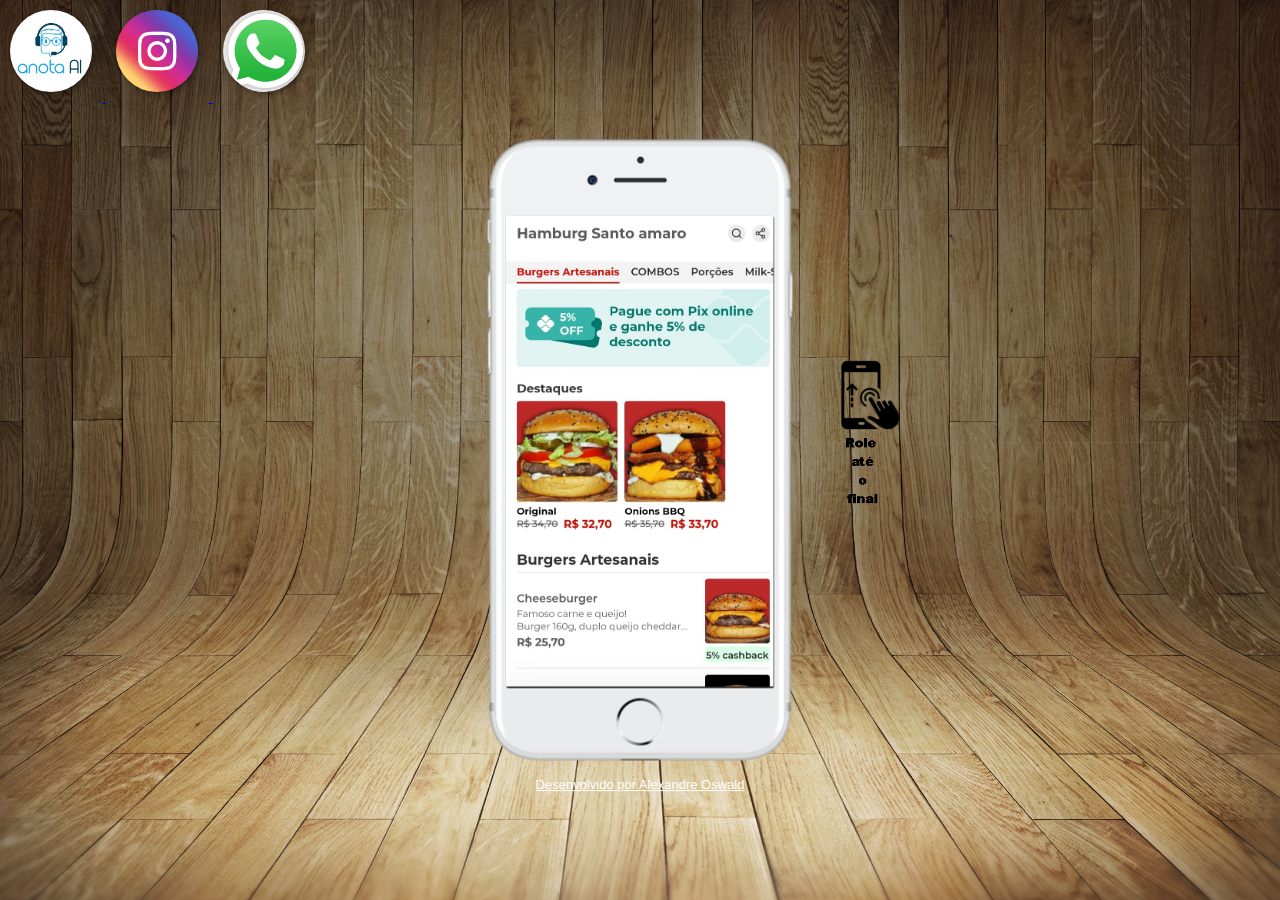
<file: index.html>
<!DOCTYPE html>
<html lang="pt-br">
<head>
    <meta charset="UTF-8">
    <meta name="viewport" content="width=device-width, initial-scale=1.0">
    <link rel="shortcut icon" href="favicon.ico" type="image/x-icon">
    <link rel="stylesheet" href="estilos/style.css">
    <title>Projeto Redes Sociais</title>
</head>
<body>
    <main>
        <section id="telefone">
            <iframe src="anotaai.html" name="tela" id="tela" frameborder="0"></iframe>

        </section>
        <section id="redes-sociais">
            
            <a href="anotaai.html" target="tela"><img src="imagens/anota-ai.logo.png" alt="Anota AI"> </a>
            <a href="instagram.html" target="tela"><img src="imagens/logo-instagram.jpg" alt="Instagram"> </a>
            <a href="whatsapp.html" target="tela"><img src="imagens/logo-whatsapp.jpg" alt="Whatsapp"> </a>
            
            
        </section>
        <br>
        <br>
        <br>
        <br>
        <br>
        <br>
        <br>
        <br>
        <br>
        <br>
        <br>
        <br>
  

        <footer>Desenvolvido por Alexandre Oswald</footer>
    </main>
    
</body>

</html>
</file>
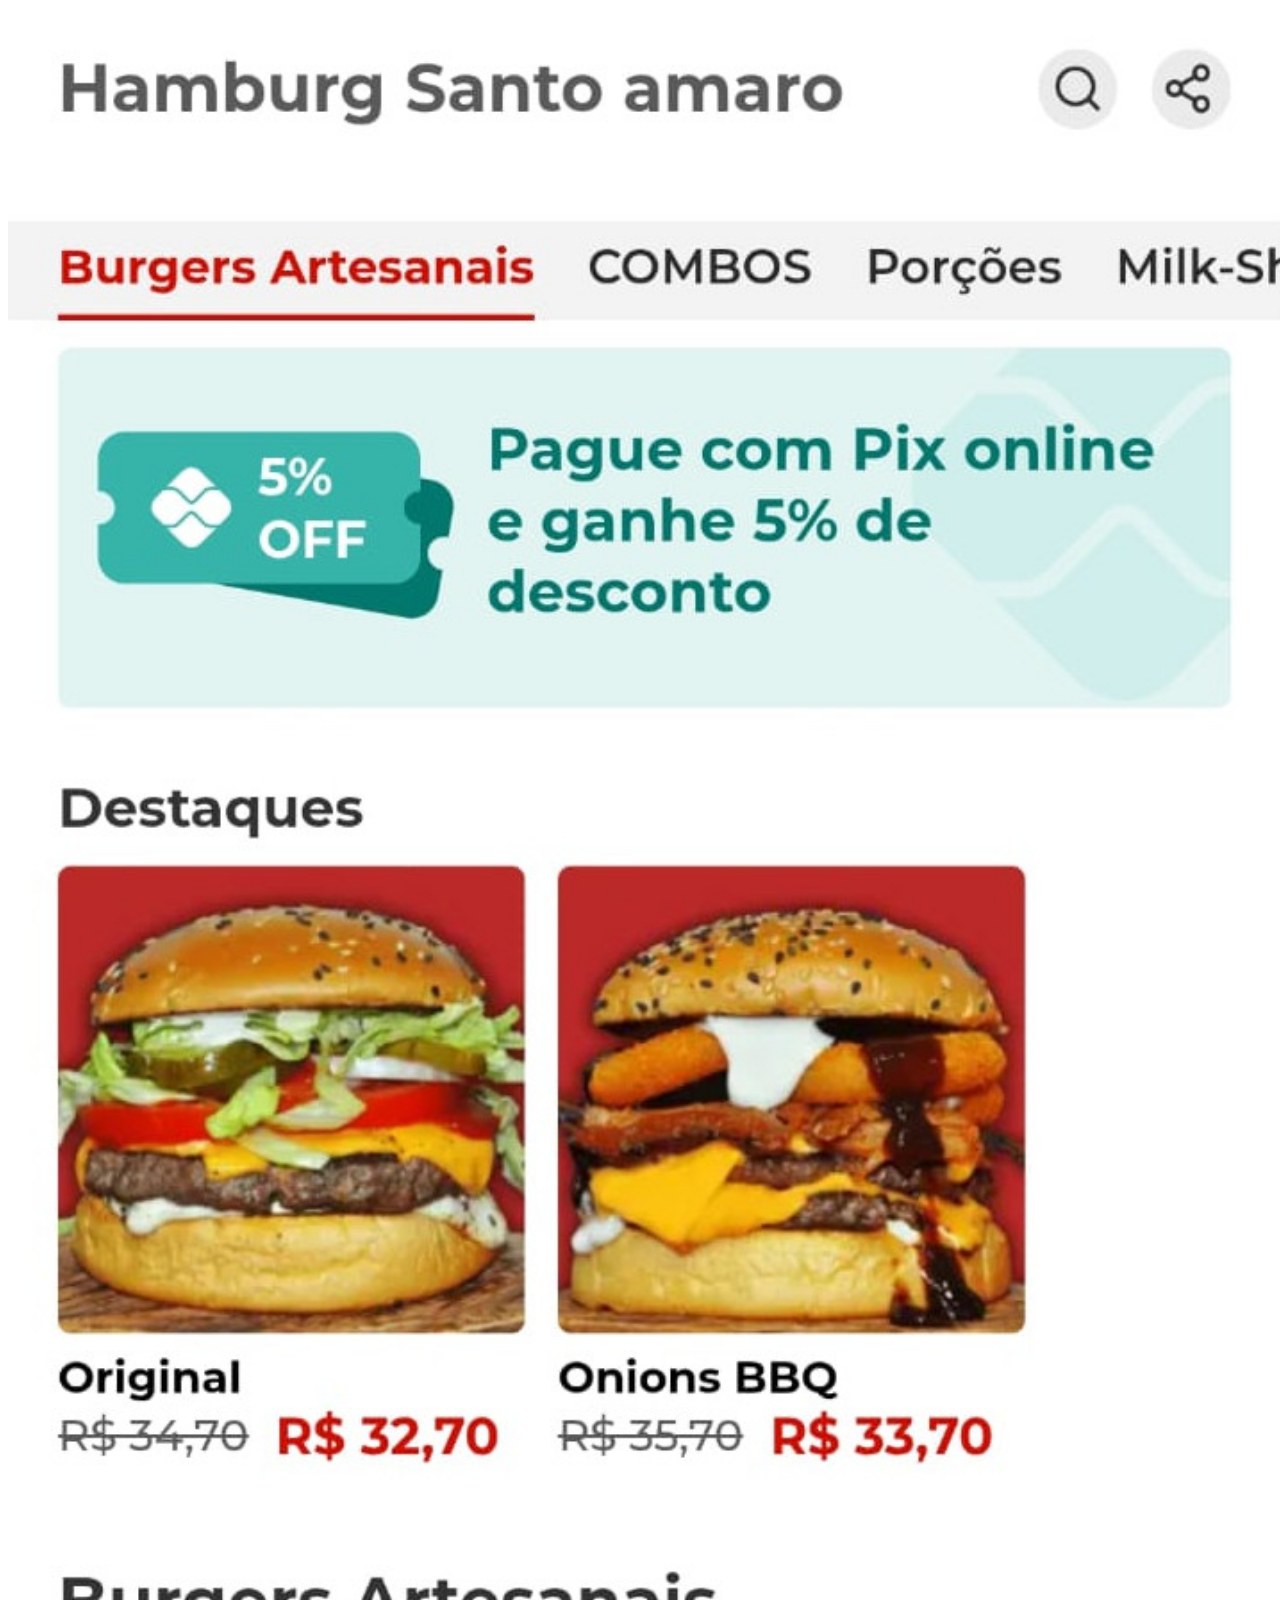
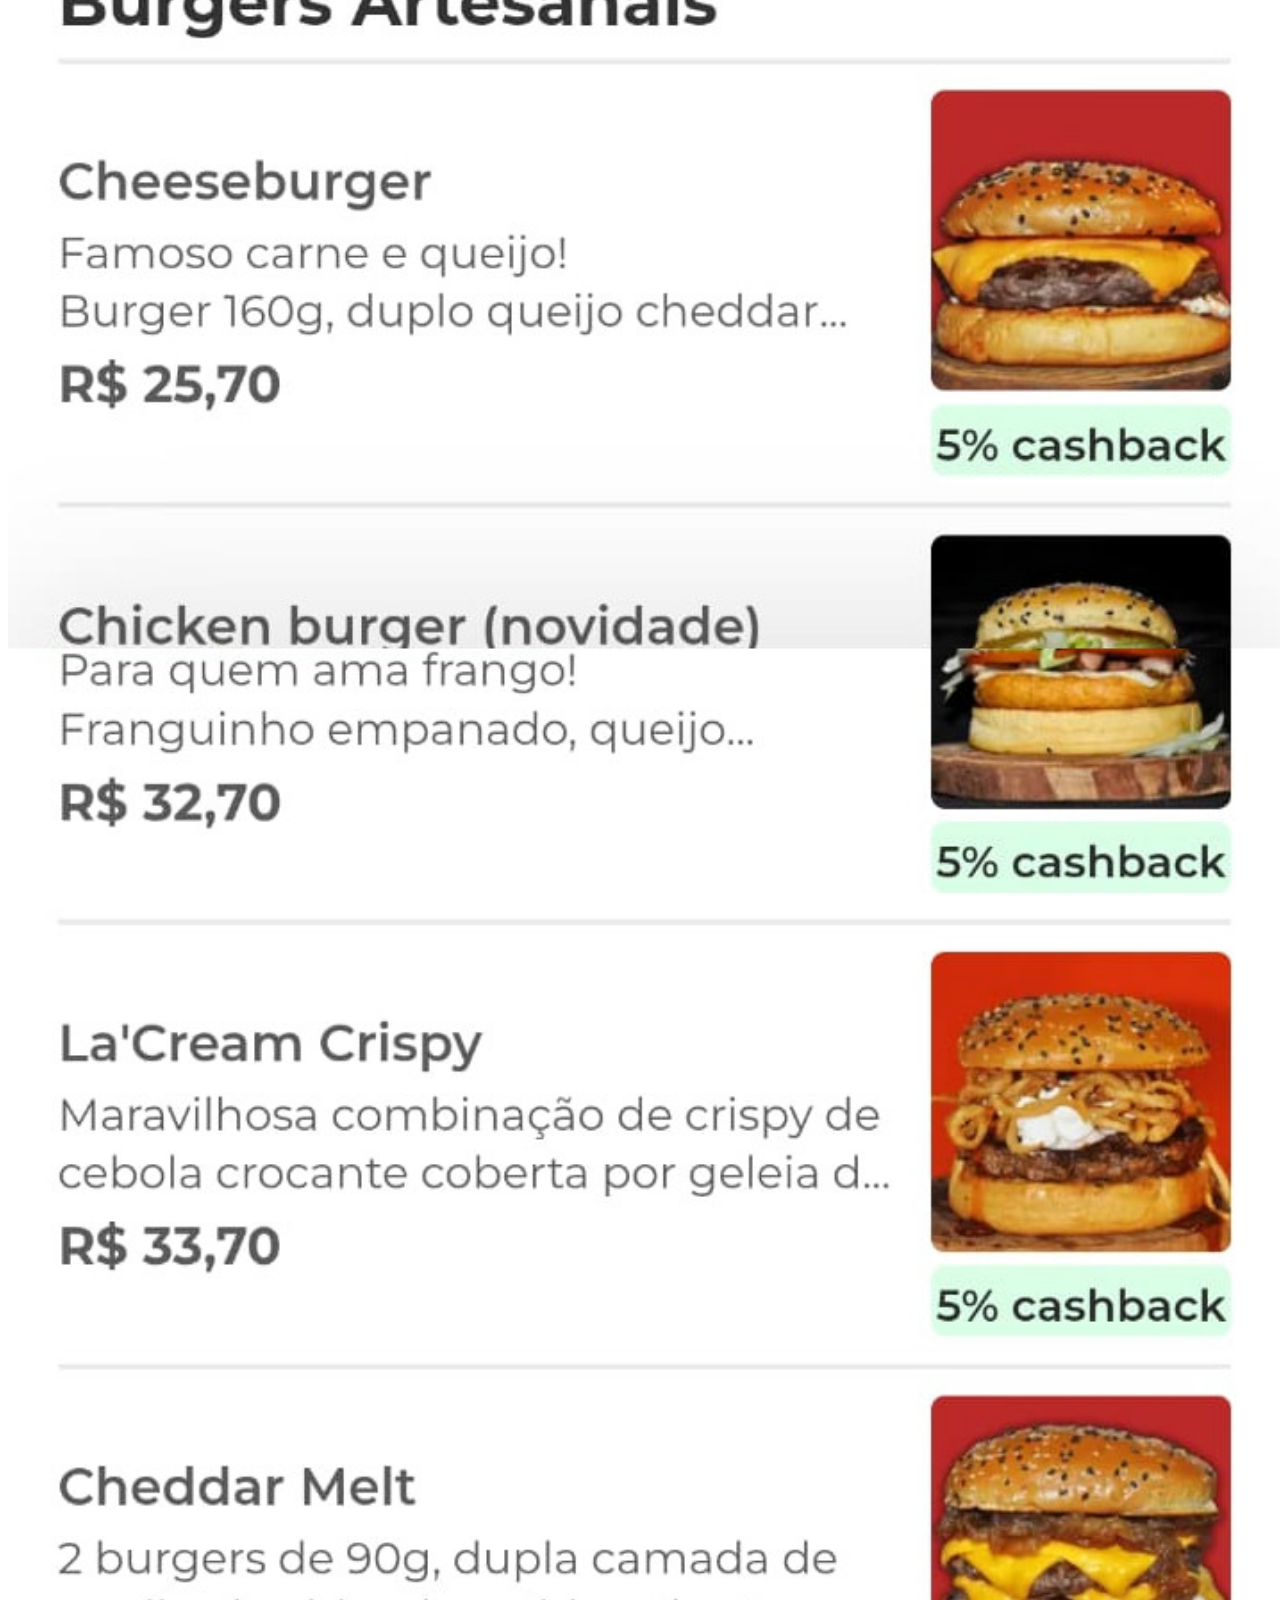
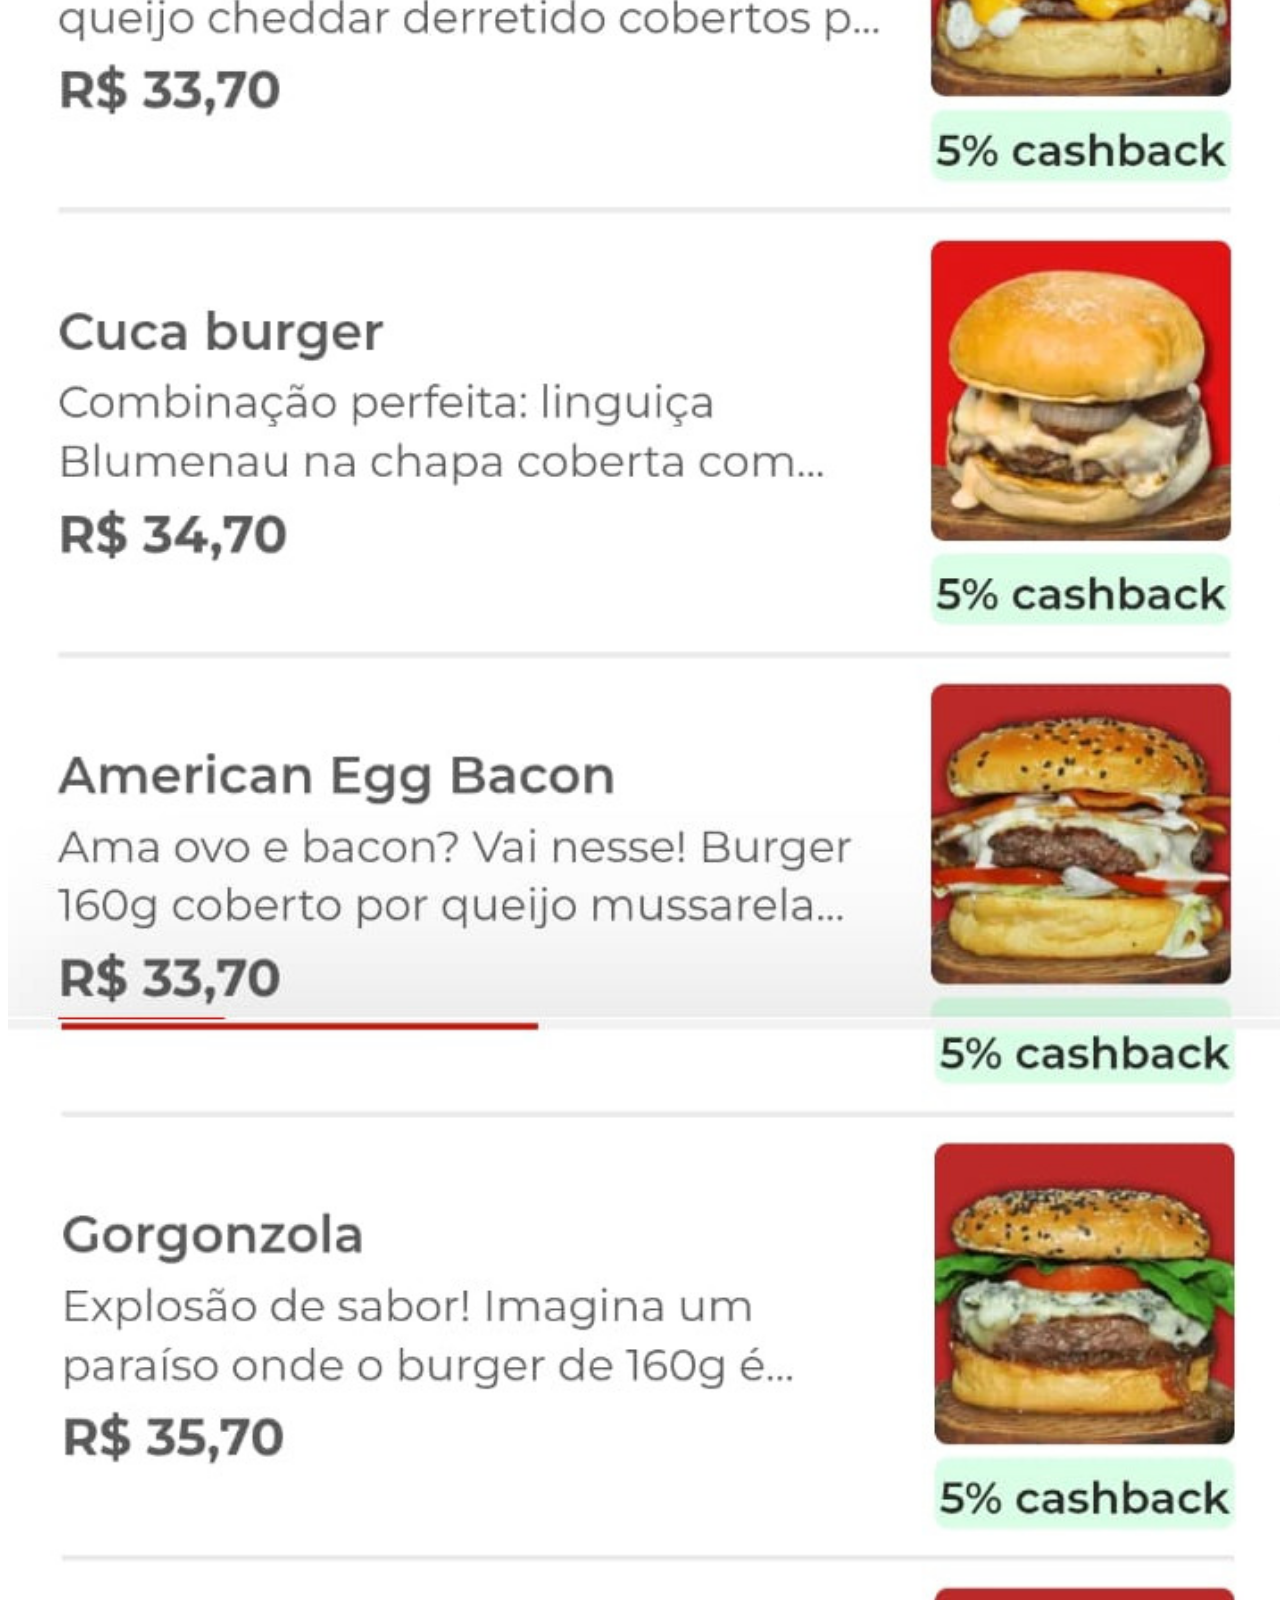
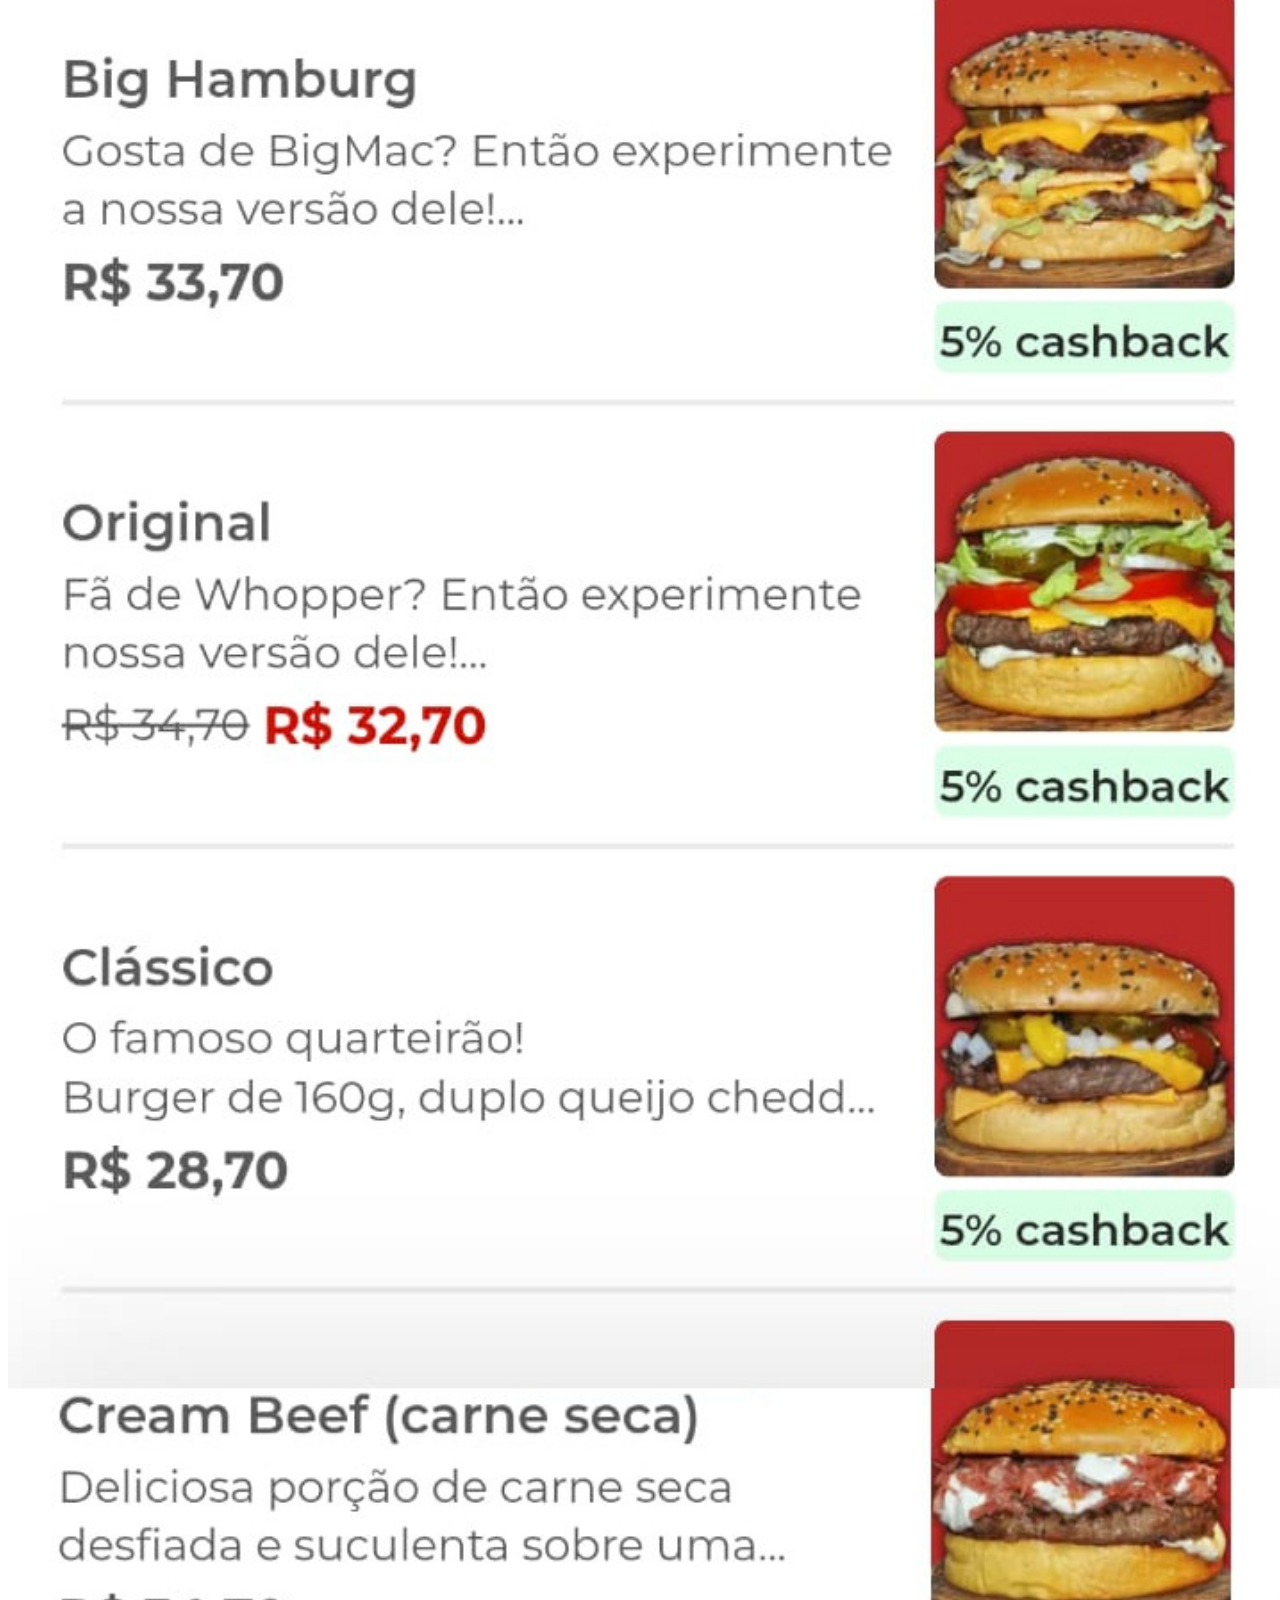
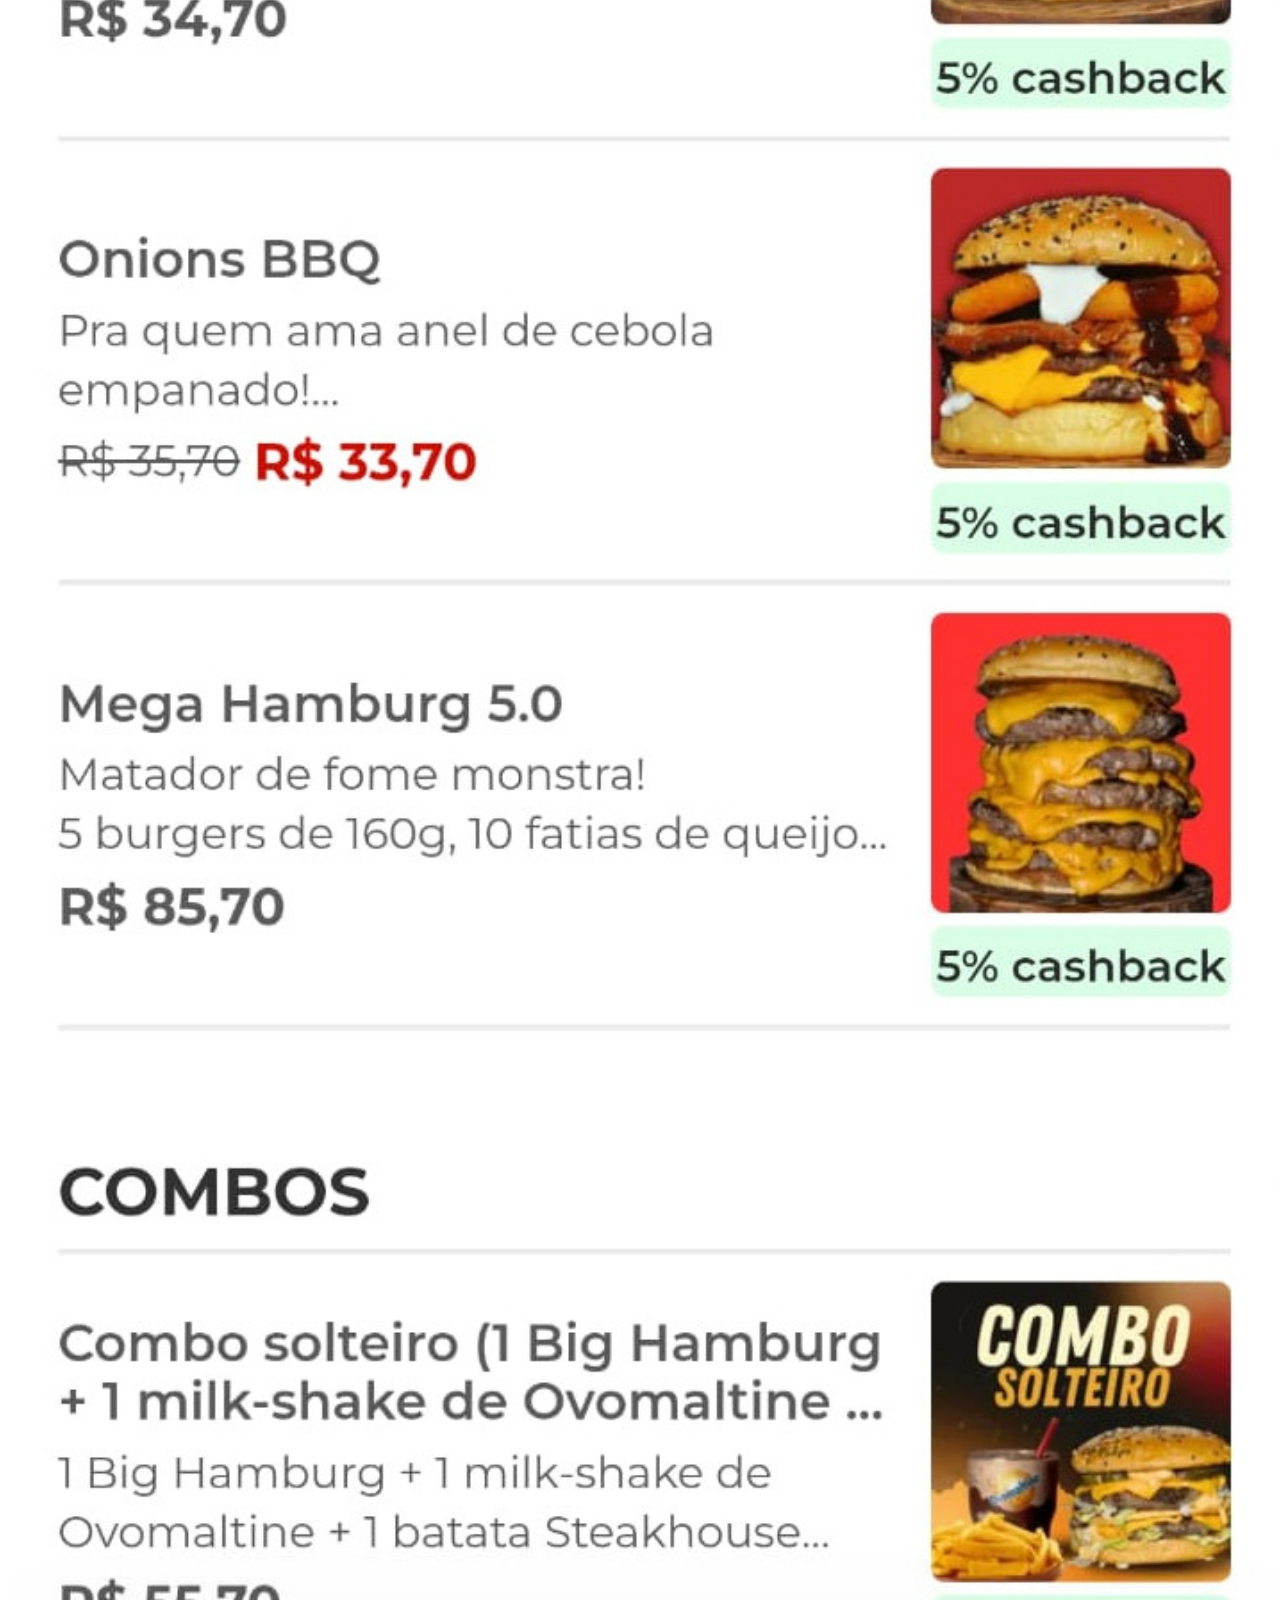
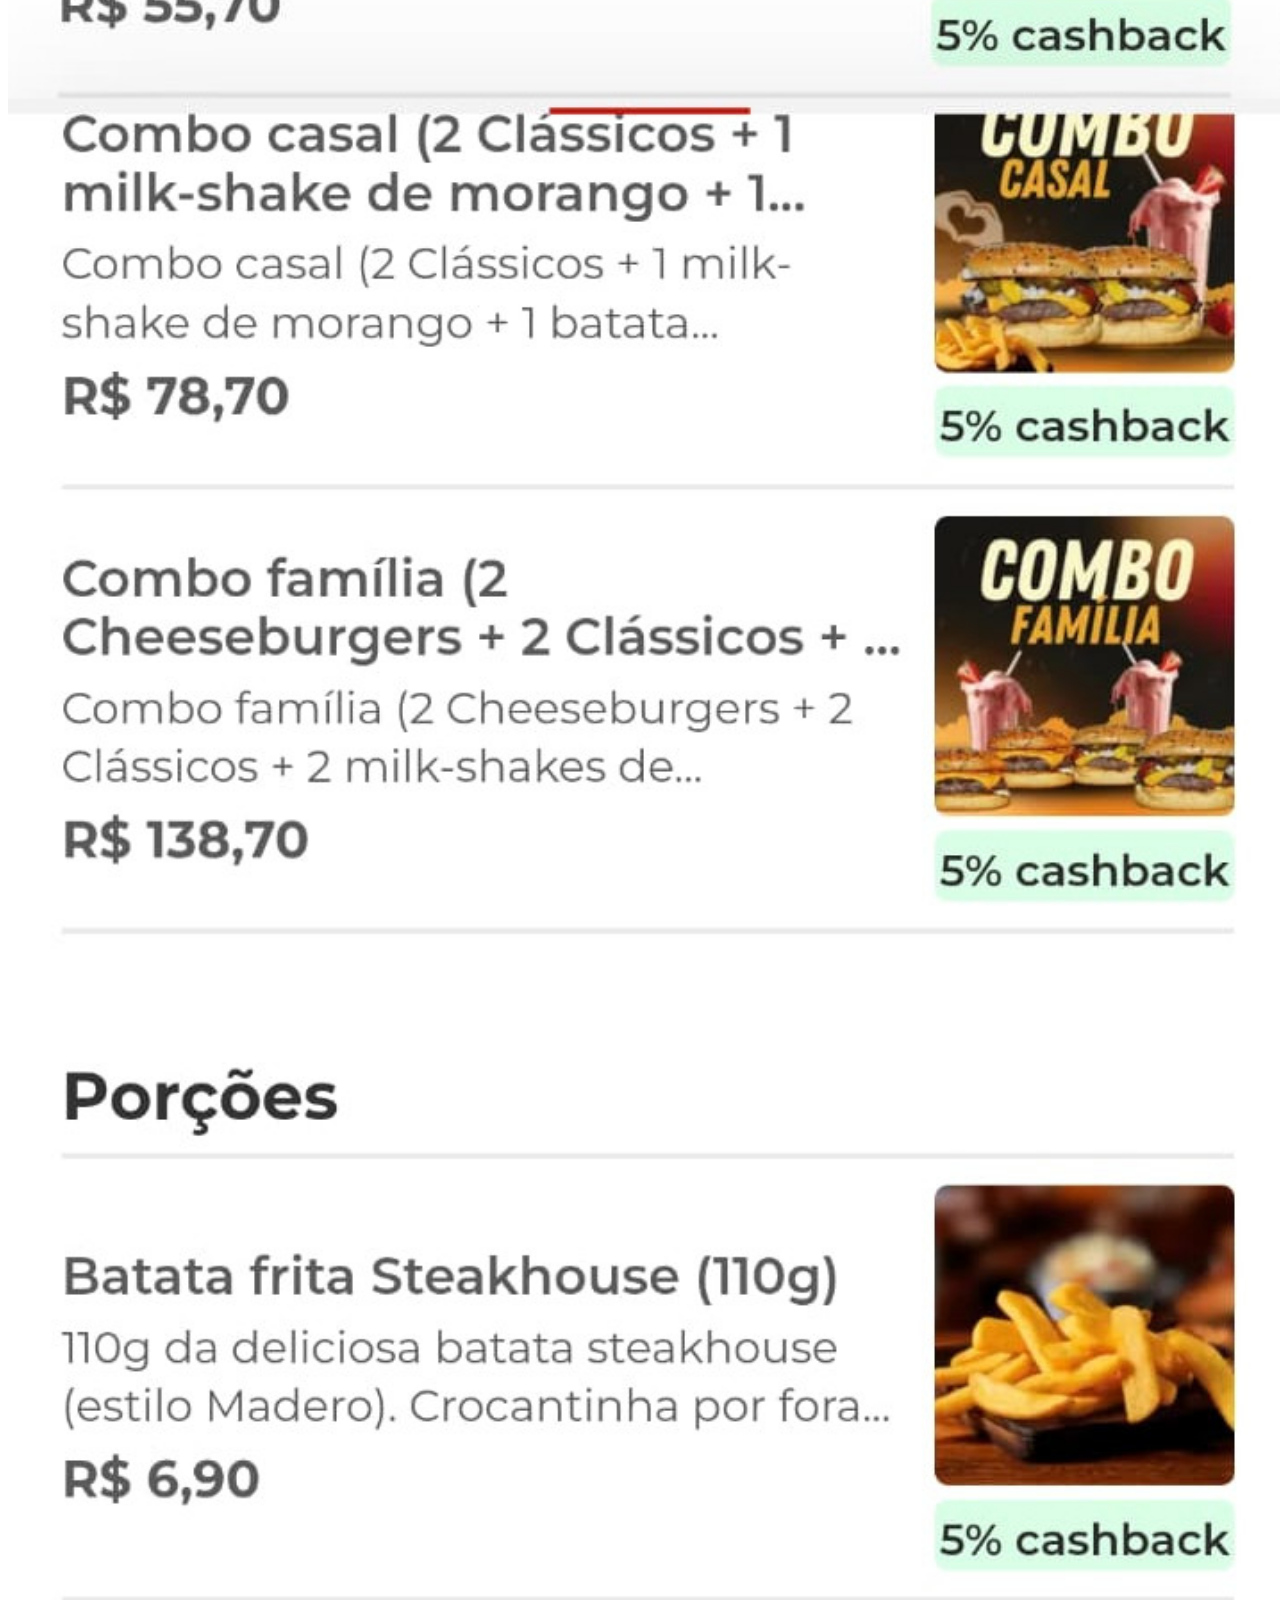
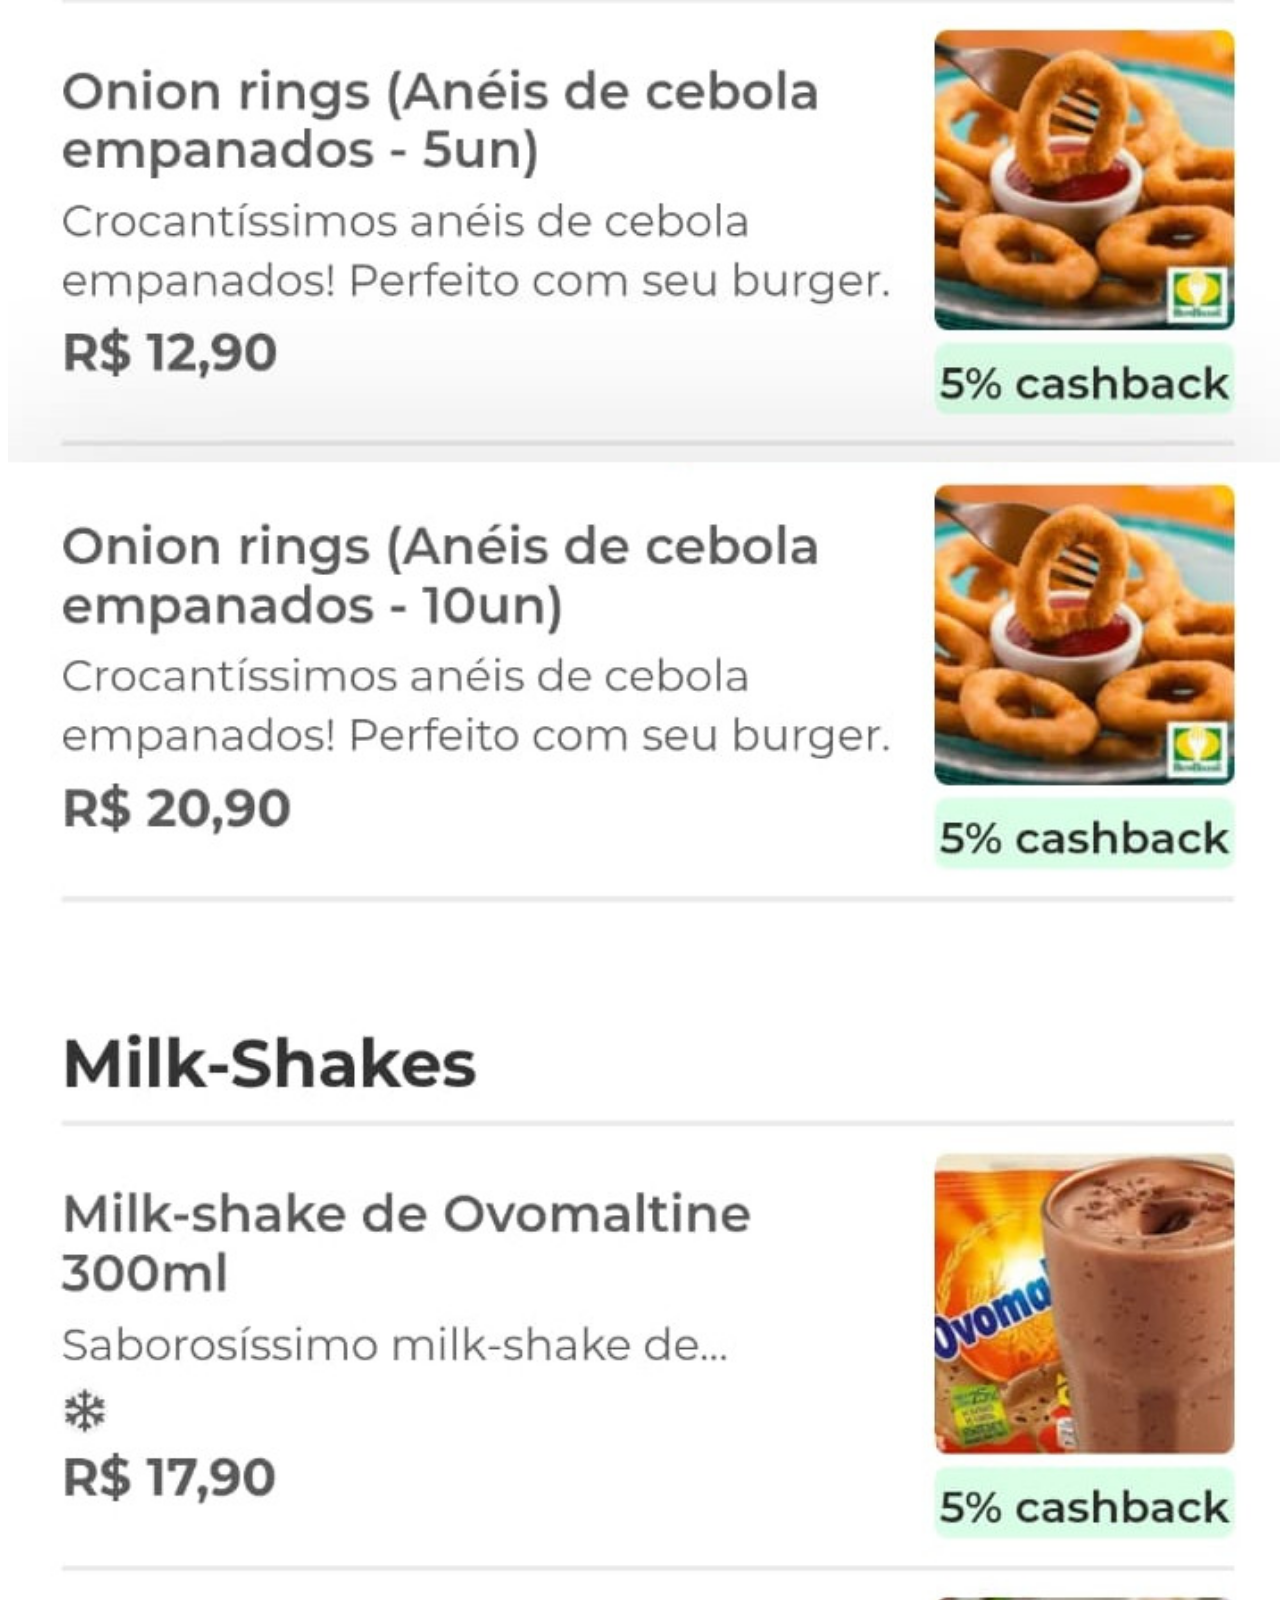
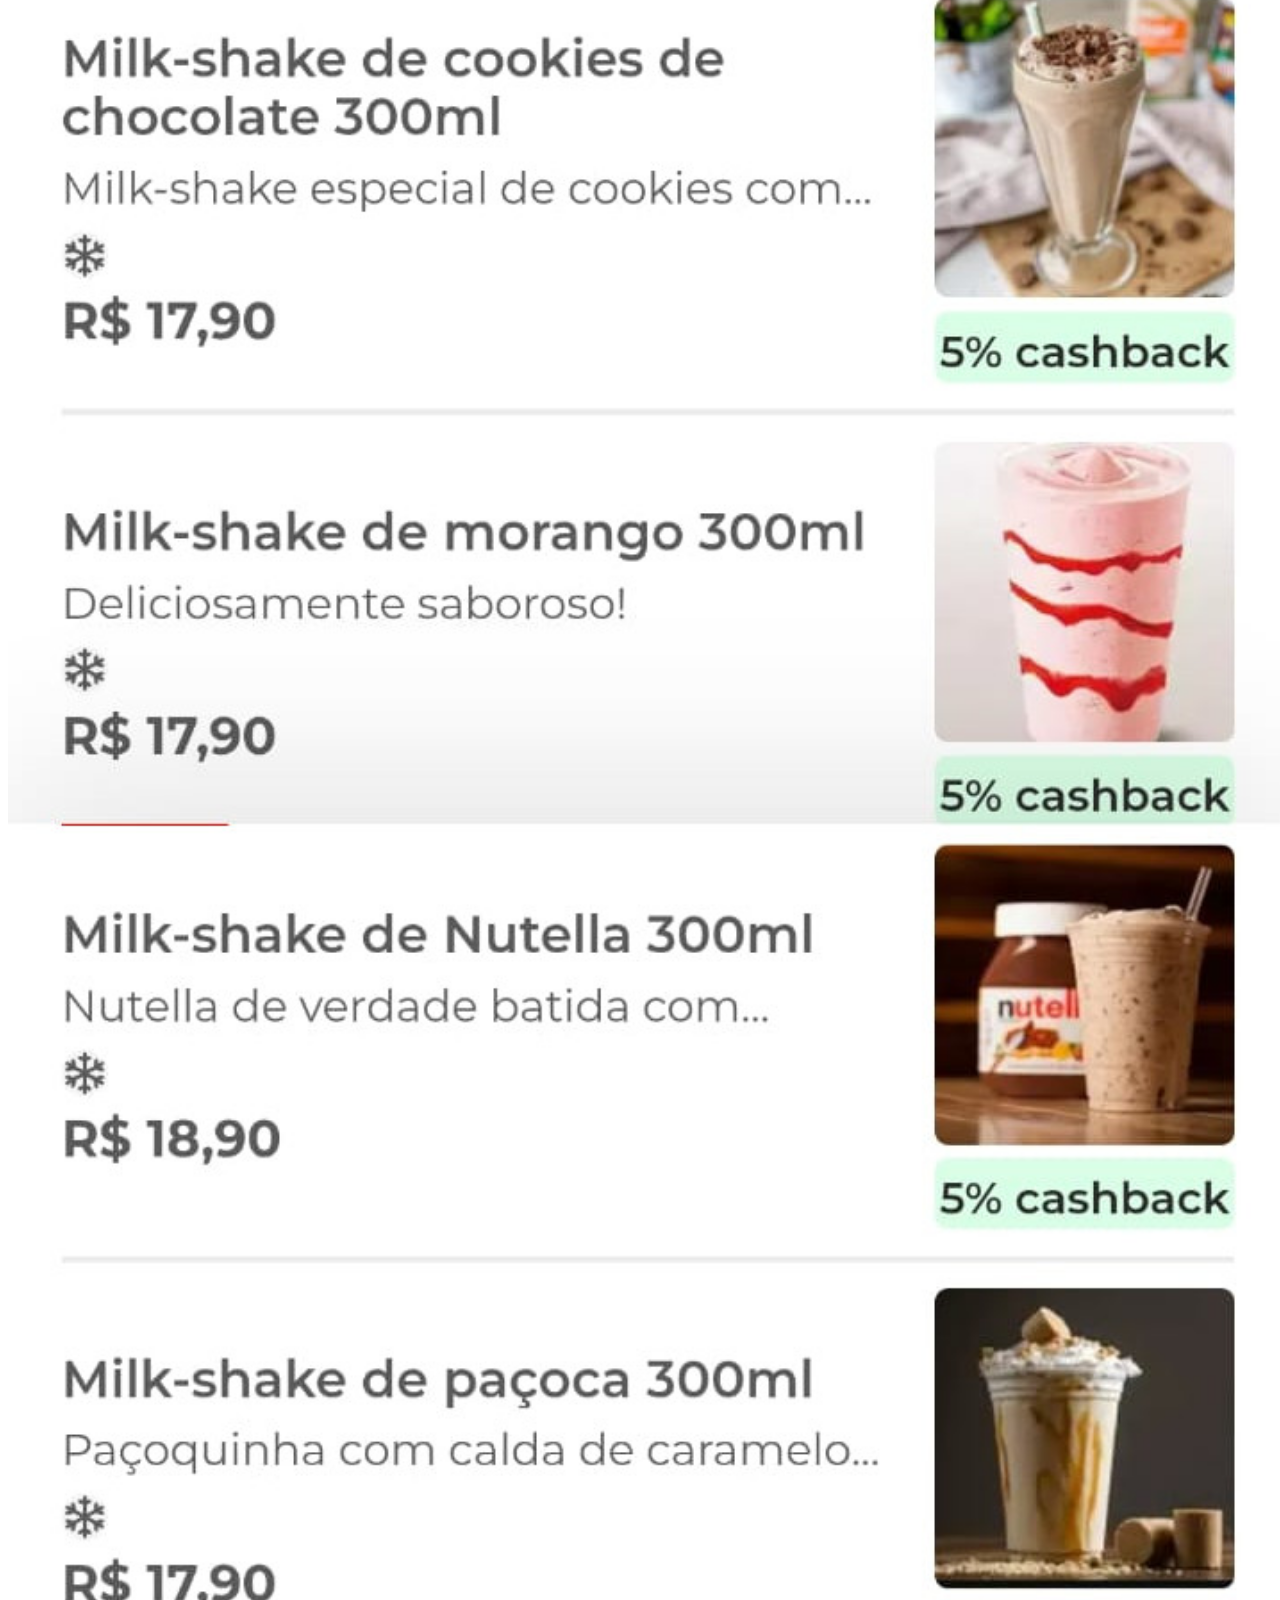
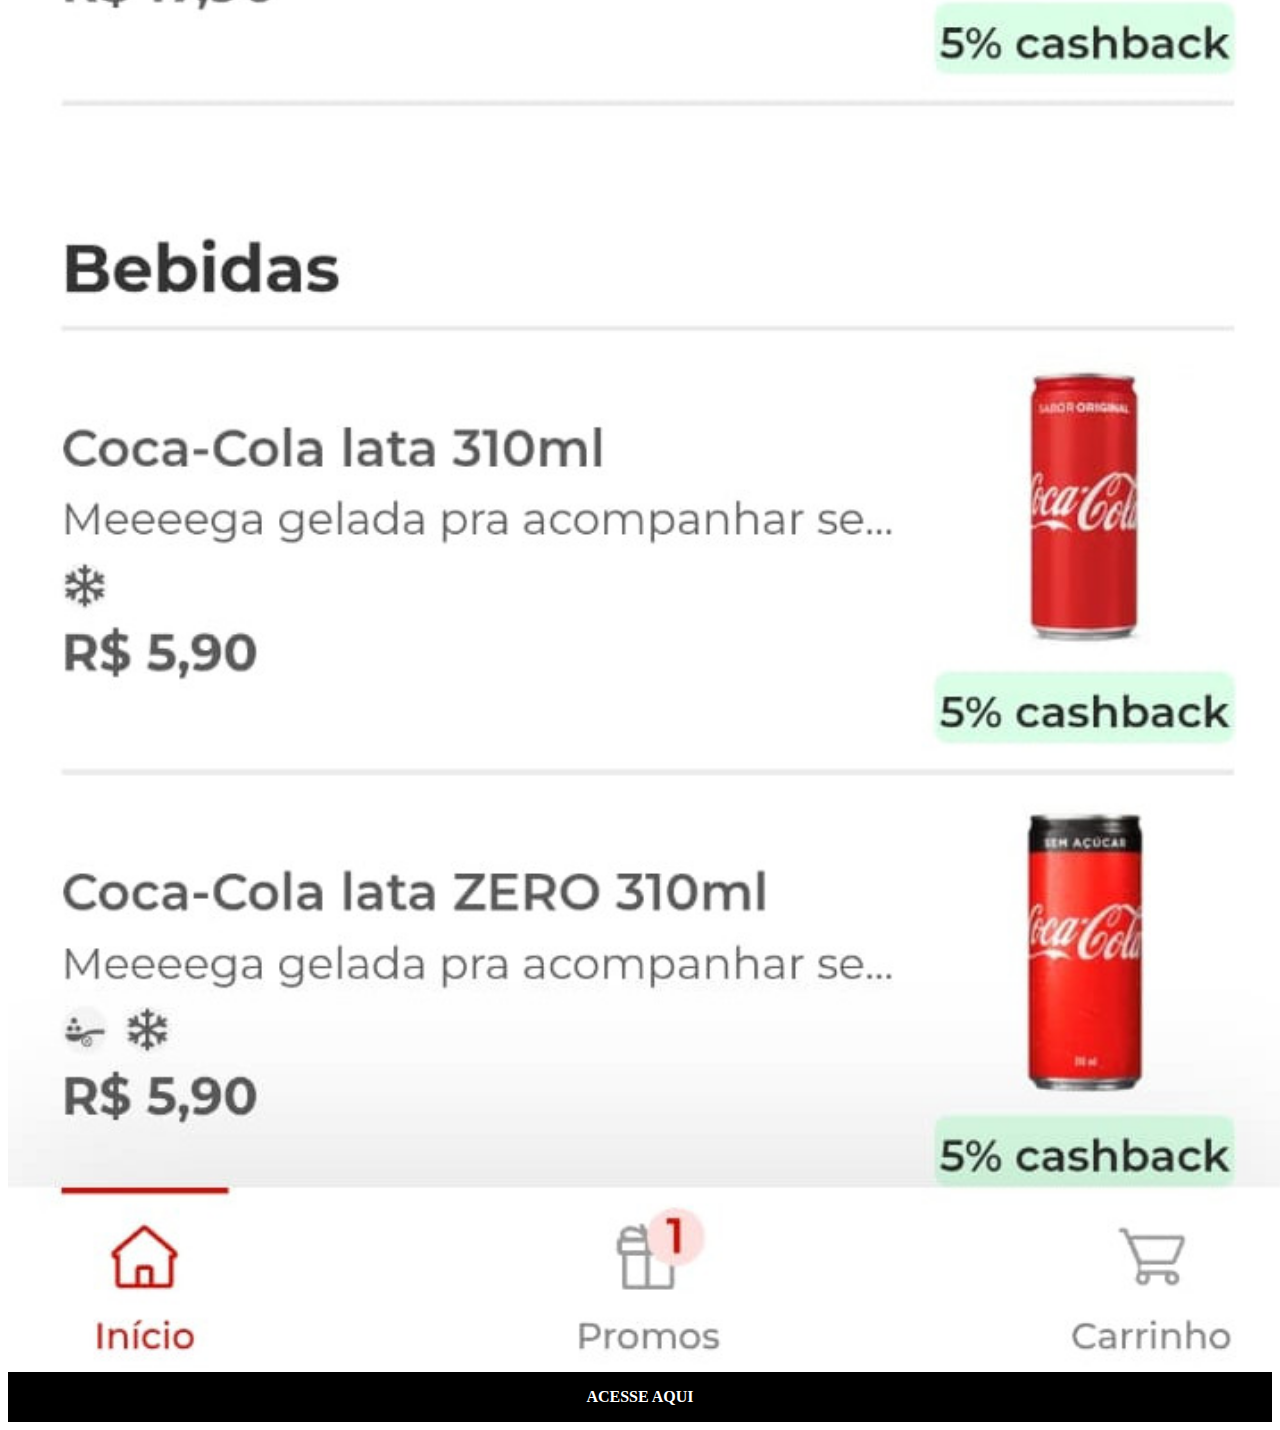
<file: anotaai.html>
<!DOCTYPE html>
<html lang="pt-br">
<head>
    <meta charset="UTF-8">
    <meta name="viewport" content="width=device-width, initial-scale=1.0">
    <title>Anota AI</title>
    <link rel="stylesheet" href="estilos/social.css">
</head>
<body>
    <img src="imagens/print.anotaai.jpeg" alt="Anota AI">
    <a href="https://pedido.anota.ai/loja/santoamarodaimperatriz?f=msa" target="_blank">ACESSE AQUI</a>
    
</body>
</html>
</file>
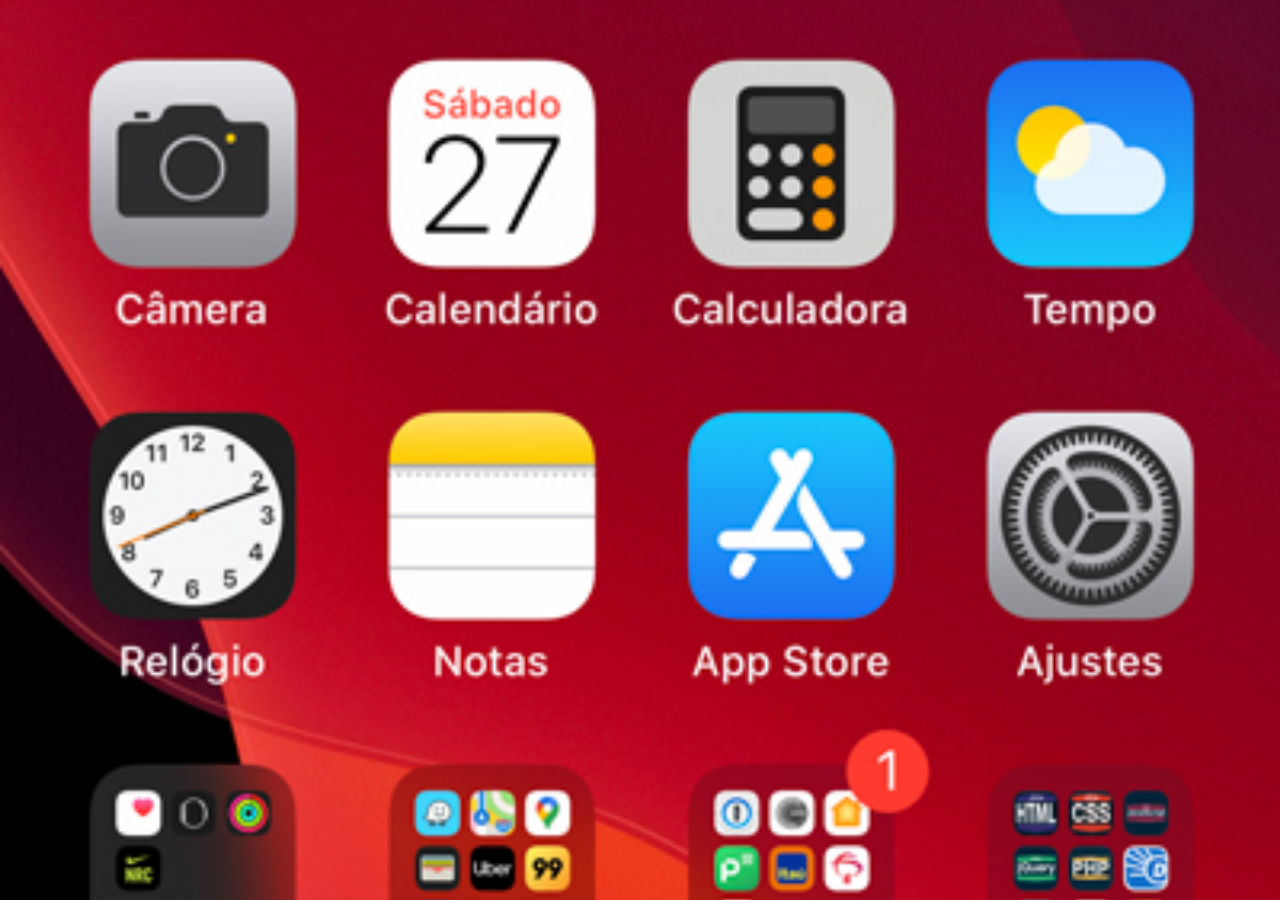
<file: home.html>
<!DOCTYPE html>
<html lang="pt-br">
<head>
    <meta charset="UTF-8">
    <meta name="viewport" content="width=pt-br, initial-scale=1.0">
    <title>Home</title>
</head>
<style>

    * {
        margin: 0px;
        padding: 0px;
    }

    body {
        width: 100vw;
        height: 100vh;
        background: url('imagens/tela-home.jpg') no-repeat top left;
        background-size: cover;
    }


</style>
<body>
    
</body>
</html>
</file>
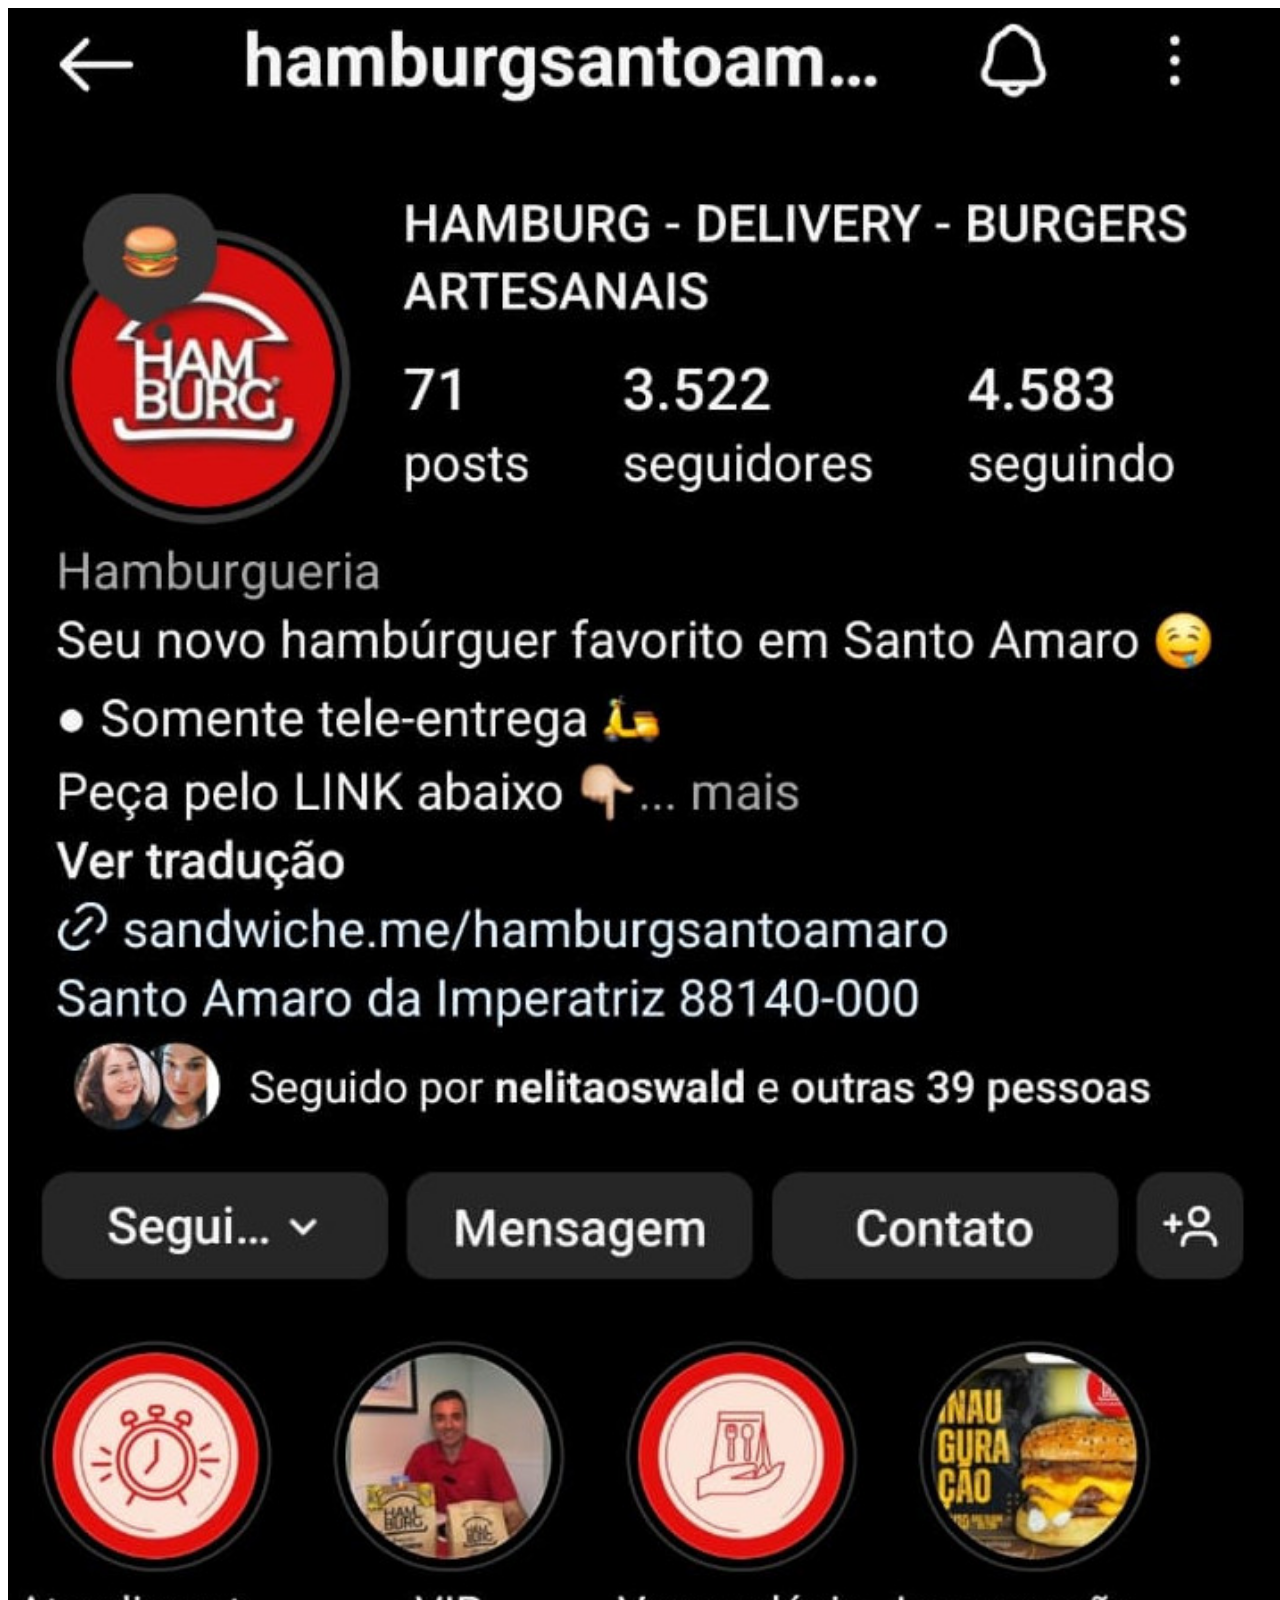
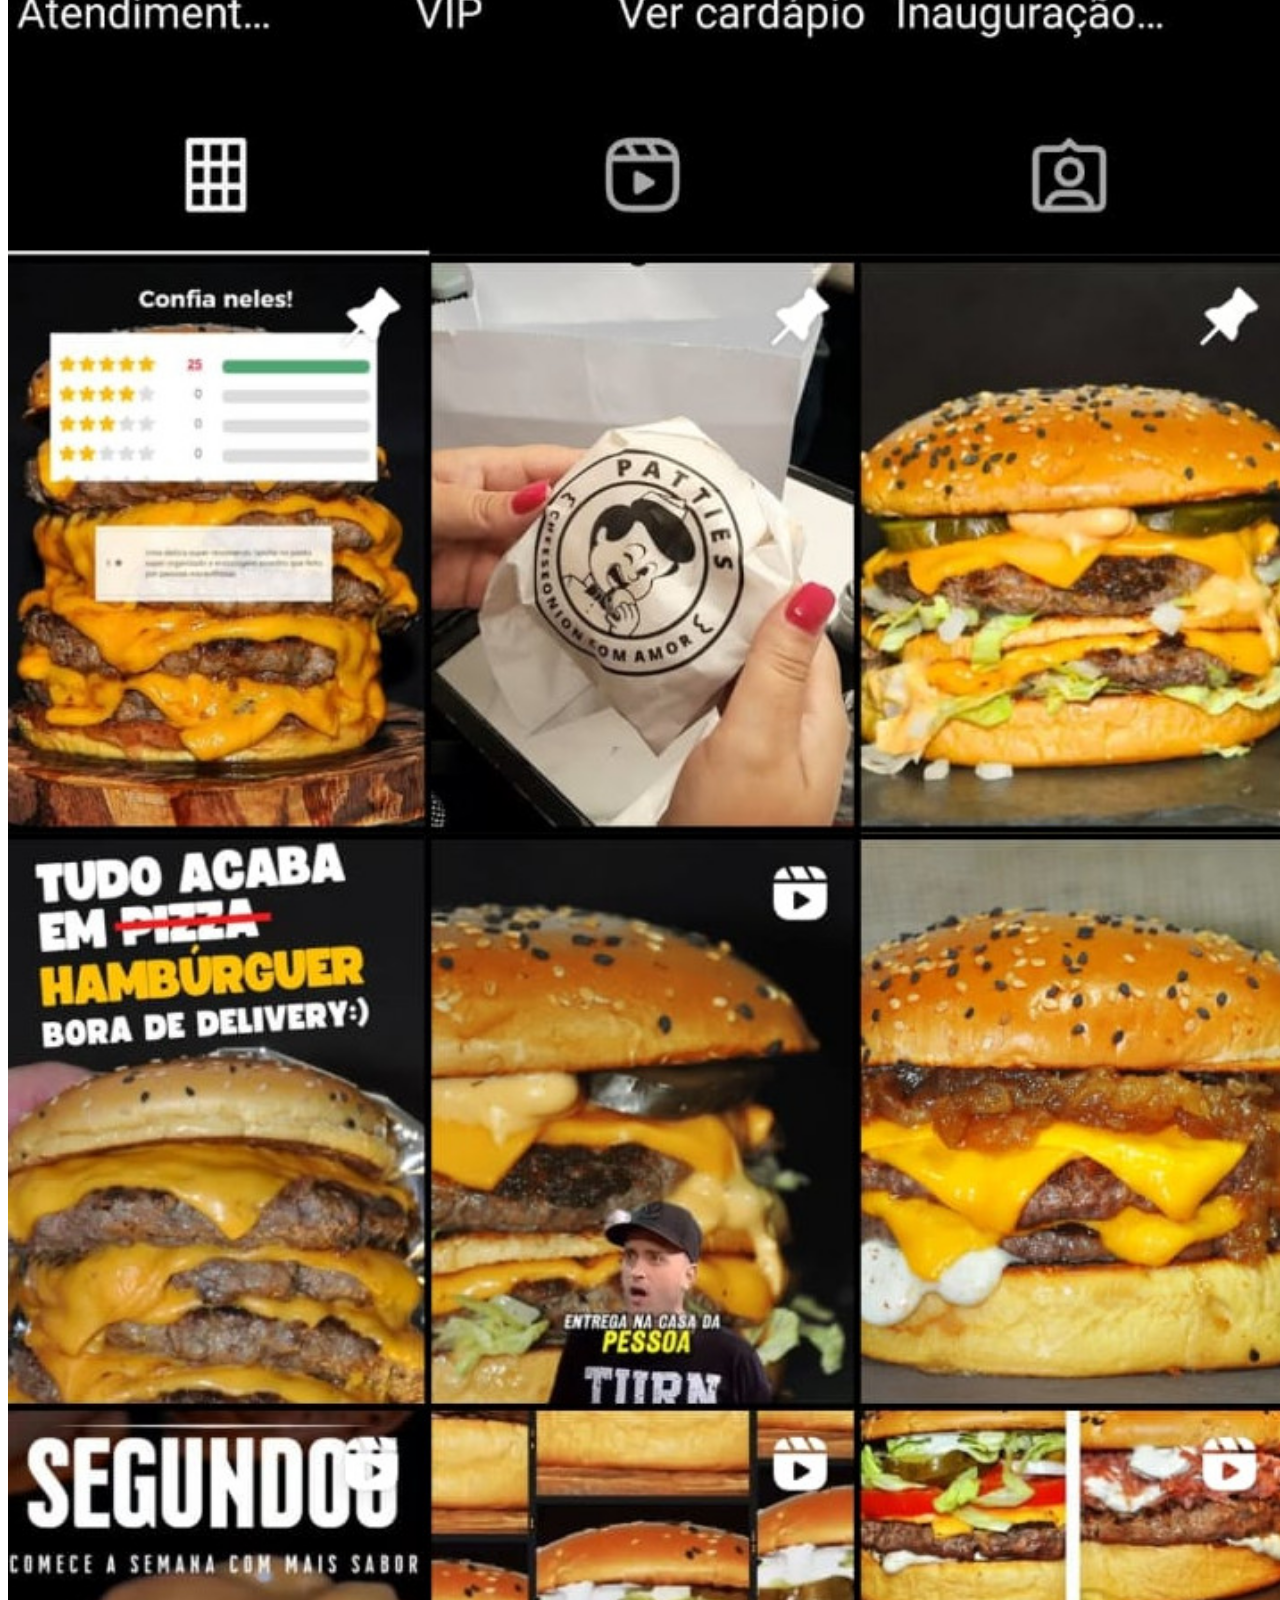
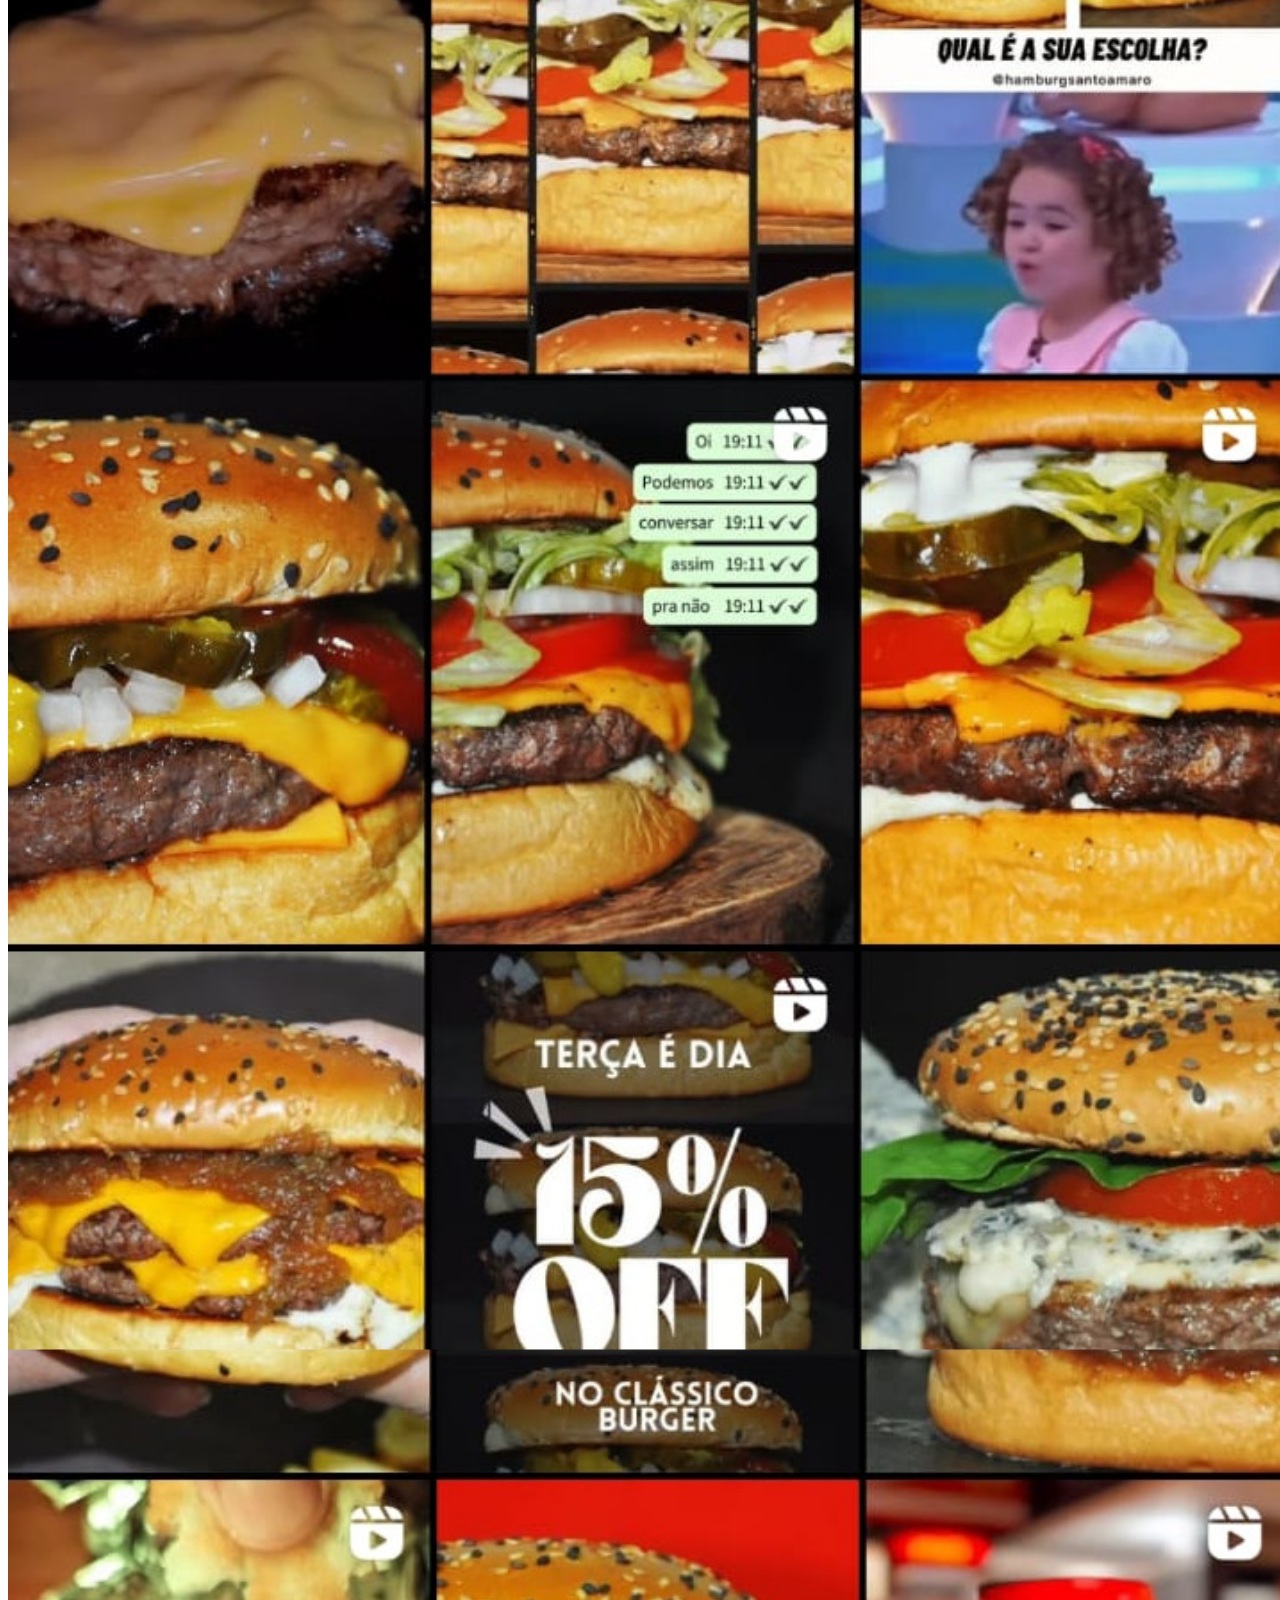
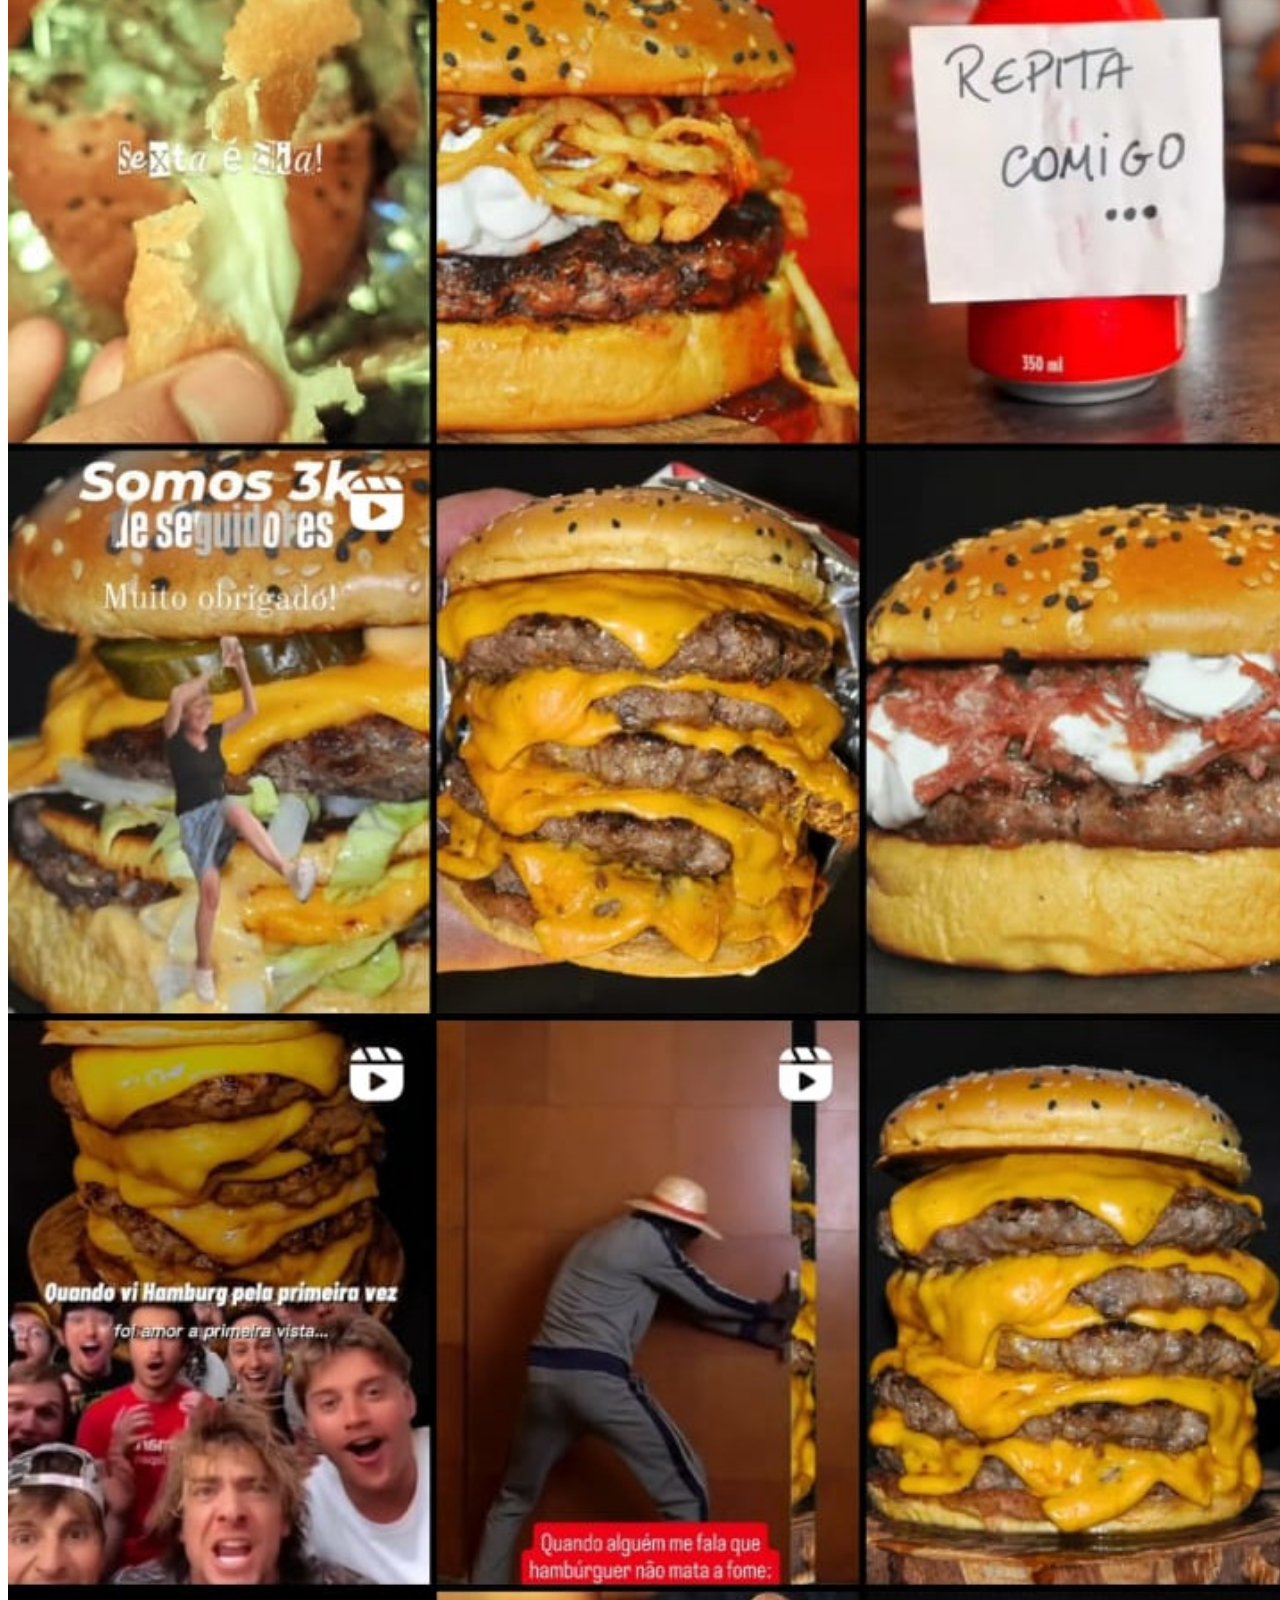
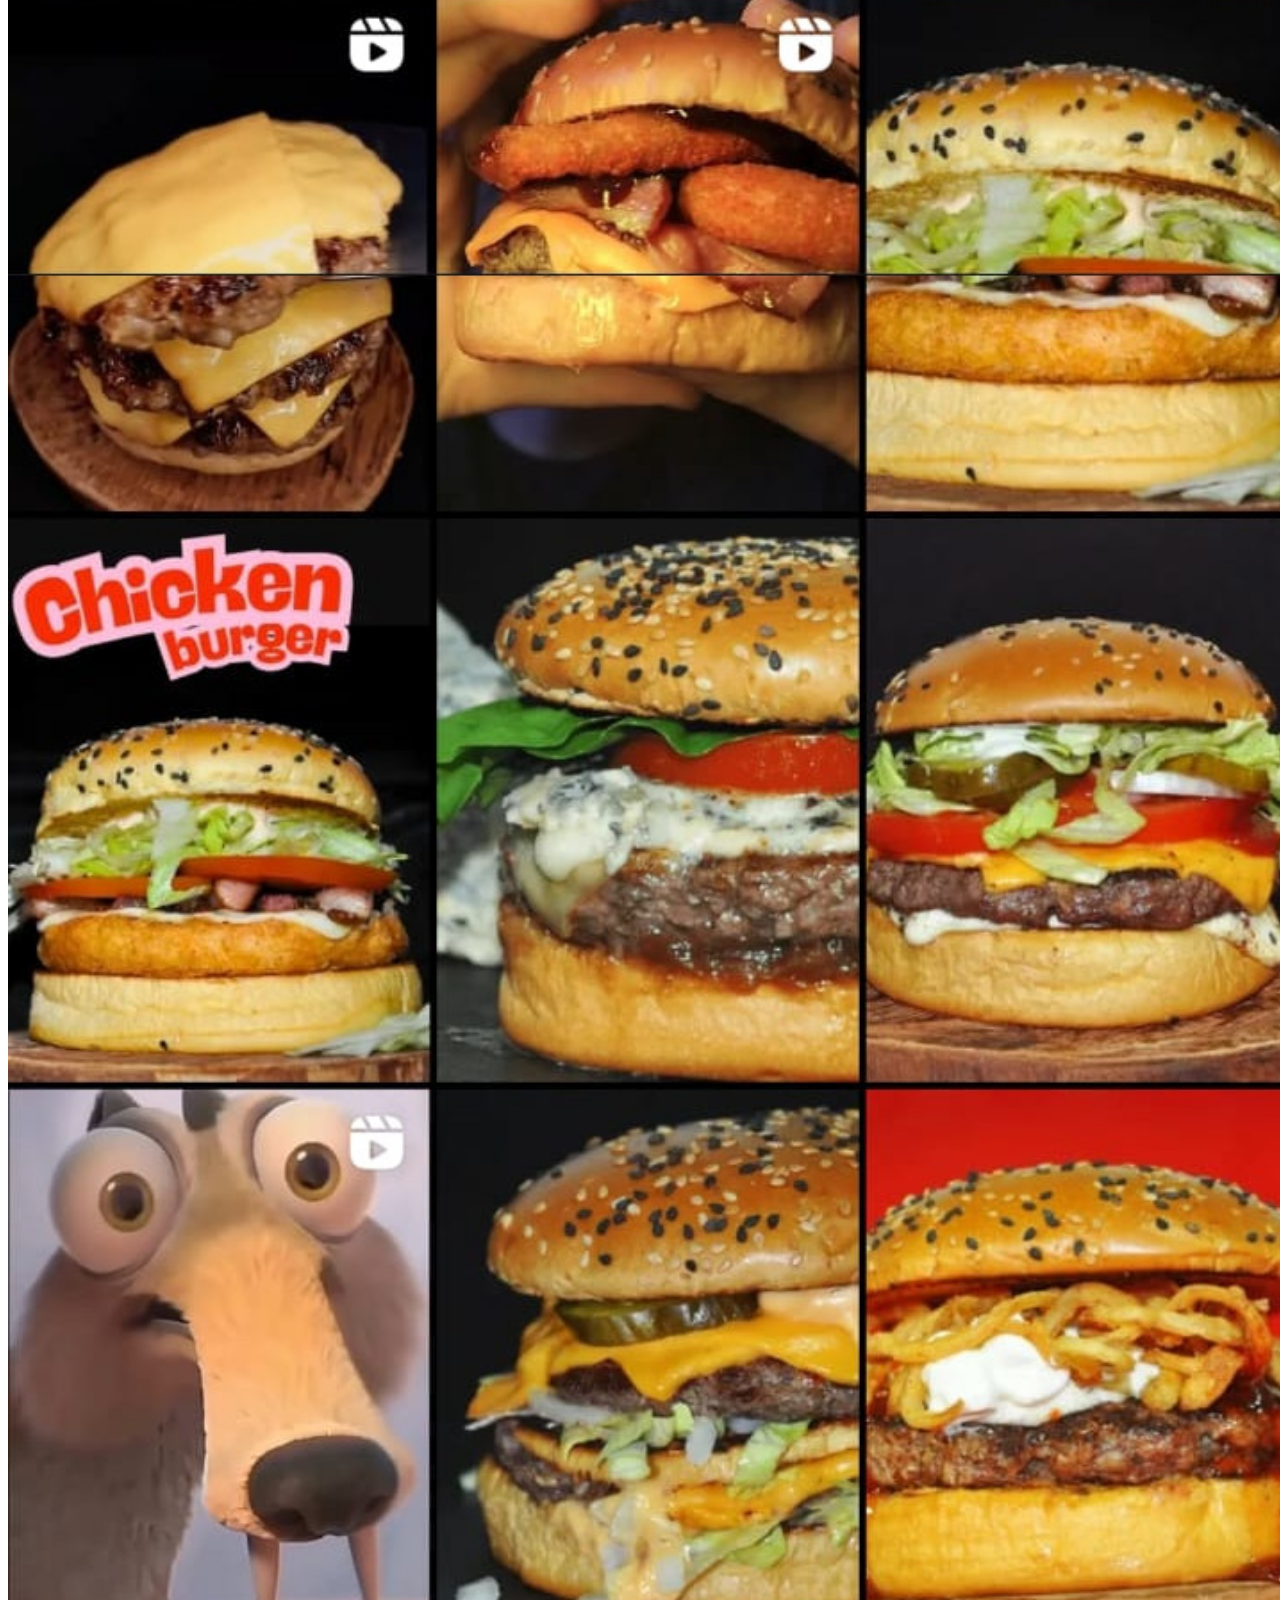
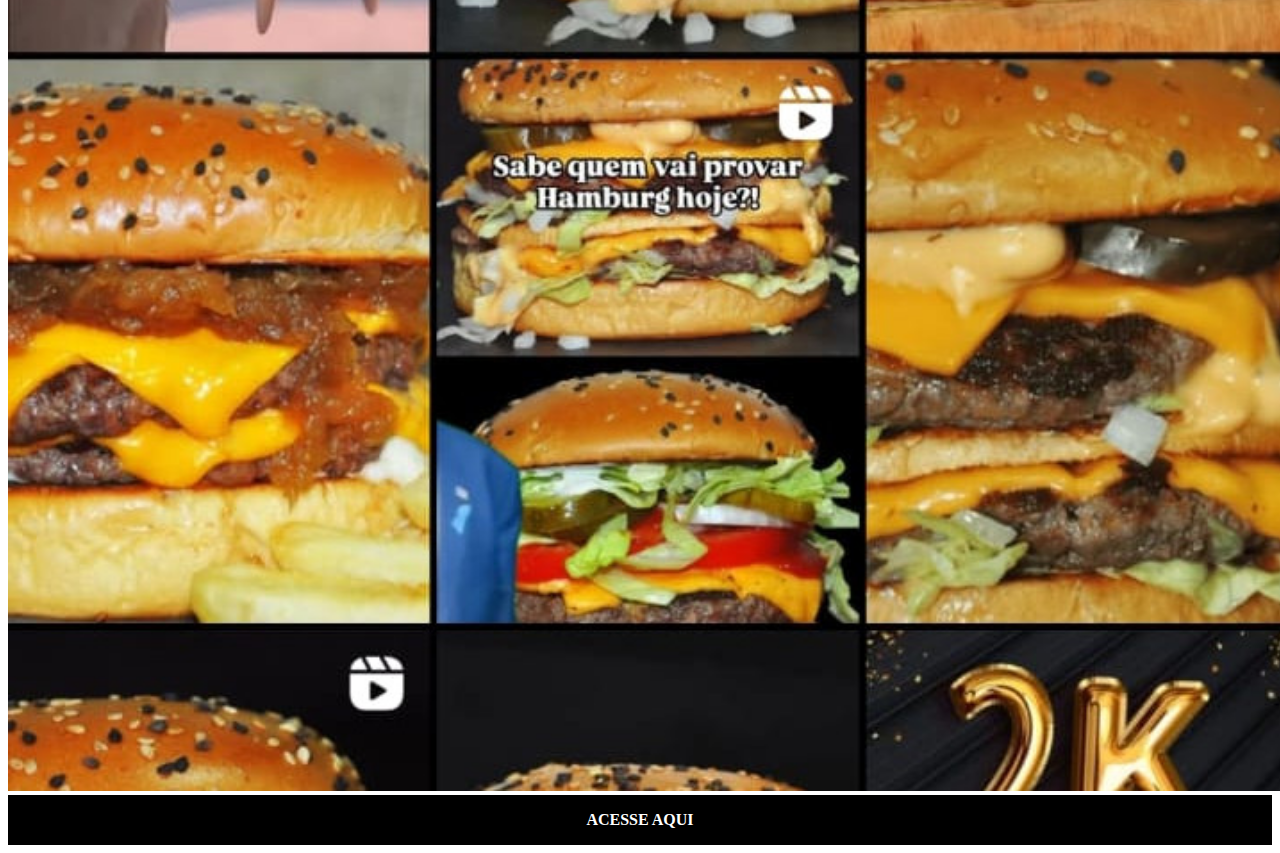
<file: instagram.html>
<!DOCTYPE html>
<html lang="pt-br">
<head>
    <meta charset="UTF-8">
    <meta name="viewport" content="width=device-width, initial-scale=1.0">
    <title>Instagram</title>
    <link rel="stylesheet" href="estilos/social.css">
</head>
<body>
    <img src="imagens/tela-instagram.jpg" alt="Instagram">
    <a href="https://www.instagram.com/hamburgsantoamaro/" target="_blank">ACESSE AQUI</a>
    
</body>
</html>
</file>
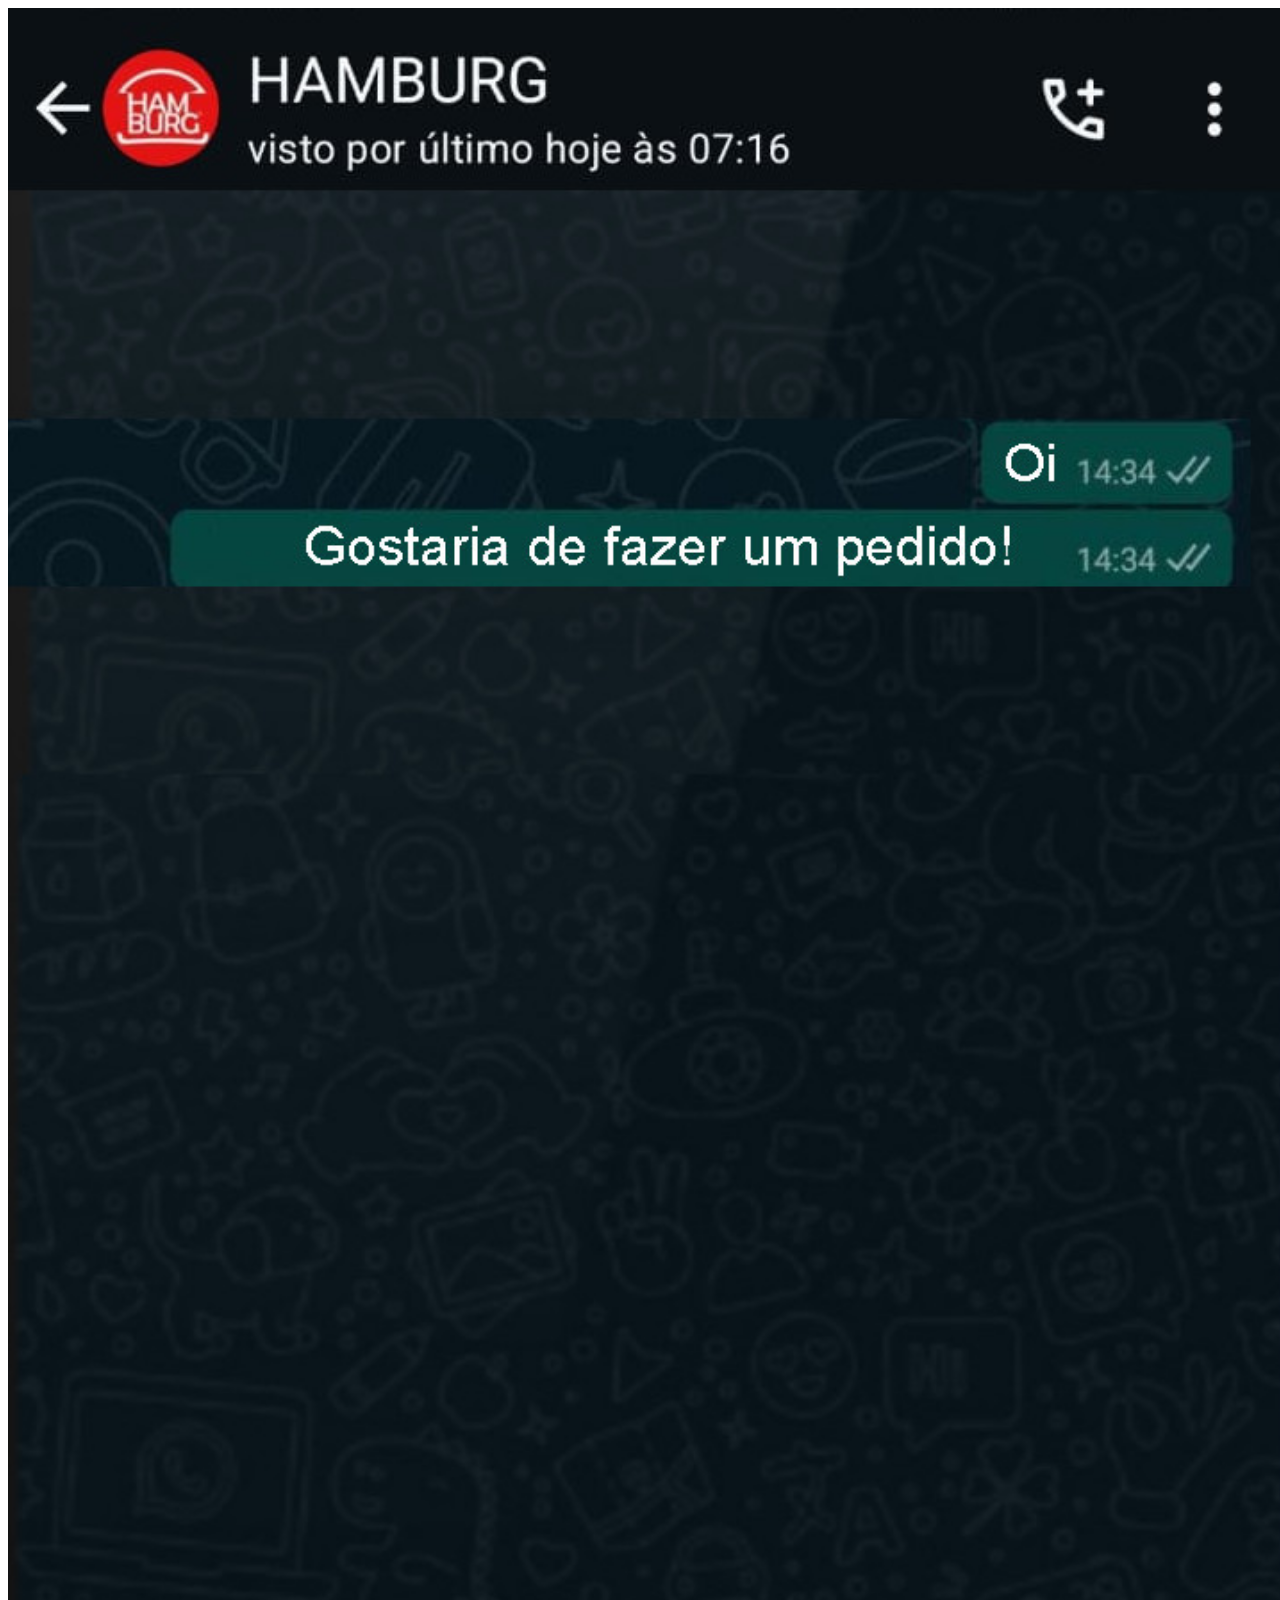
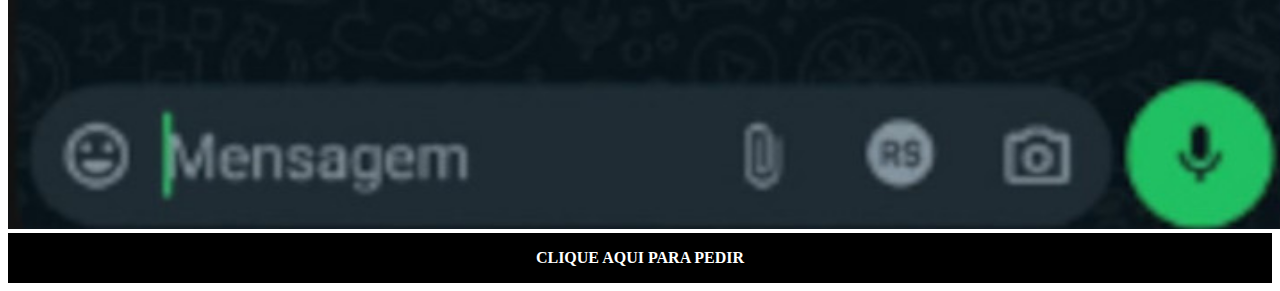
<file: whatsapp.html>
<!DOCTYPE html>
<html lang="pt-br">
<head>
    <meta charset="UTF-8">
    <meta name="viewport" content="width=device-width, initial-scale=1.0">
    <title>Whatsapp</title>
    <link rel="stylesheet" href="estilos/social.css">
</head>
<body>
    <img src="imagens/tela-whatsapp.jpg" alt="Whatsapp">
    <a href="https://wa.link/bkuuzk" target="_blank">CLIQUE AQUI PARA PEDIR</a>
    
</body>
</html>
</file>
<file: estilos/style.css>
@charset "UTF-8";

* {
    margin: 0px;
    padding: 0px;
    font-family: Arial, Helvetica, sans-serif;
}

html, body {
    height: 100vh;
    width: 100vw;
    background-color: black;
}

body {
    background: url('../imagens/fundo-madeira.jpg') no-repeat top center;
    background-size: cover;
    background-attachment: fixed;
}

main {
    height: 100vh;
    position: relative;
    
}

section#telefone {
    position: absolute;
    top: 50%;
    left: 50%;
    transform: translate(-50%, -50%);

    height: 627px;
    width: 311px;
    background: url('../imagens/frame-iphone.png');
}

iframe#tela {
    position: relative;
    top: 71px;
    left: 13px;
    width: 276px;
    height: 479px;
}

section#redes-sociais {
    text-align: top;
    
}

section#redes-sociais img{
    width: 82px;
    margin: 10px;
    border-radius: 50%;
    box-shadow: 2px 2px 5px rgba(0, 0, 0, 0.400);
    box-sizing: border-box;
   
}

section#redes-sociais img:hover {
    border: 2px solid white;
    transform: translate(-3px, -3px);
    box-shadow: 5px 5px 10px rgba(0, 0, 0, 0.623);
    transition: transform 0.4s, border 0.5s;
}

footer {
    
    position: relative;
    font-size: small;
    font-family: Arial, Helvetica, sans-serif;
    color: rgb(255, 255, 255);
    text-decoration: underline;
    text-align: center;
    padding: 3px 3px;
    top: 50%;
    left: 50%;
    transform: translate(-50%, 10%);

    
    
}
</file>
<file: estilos/social.css>
@charset "UTF-8"


* {
    margin: 0px;
    padding: 0px;
    font-family: Arial, Helvetica, sans-serif
}

::-webkit-scrollbar {
    width: 0px;
    height: 0px;
}

img {
    width: 100vw;

}

a {
    display: block;
    background-color: rgb(0, 0, 0);
    color: white;
    padding: 16px;
    text-align: center;
    font-weight: bolder;
    text-decoration: none;
}

a:hover {
    background-color: rgb(255, 0, 0);
    color: rgb(247, 247, 247);

   
}
</file>
